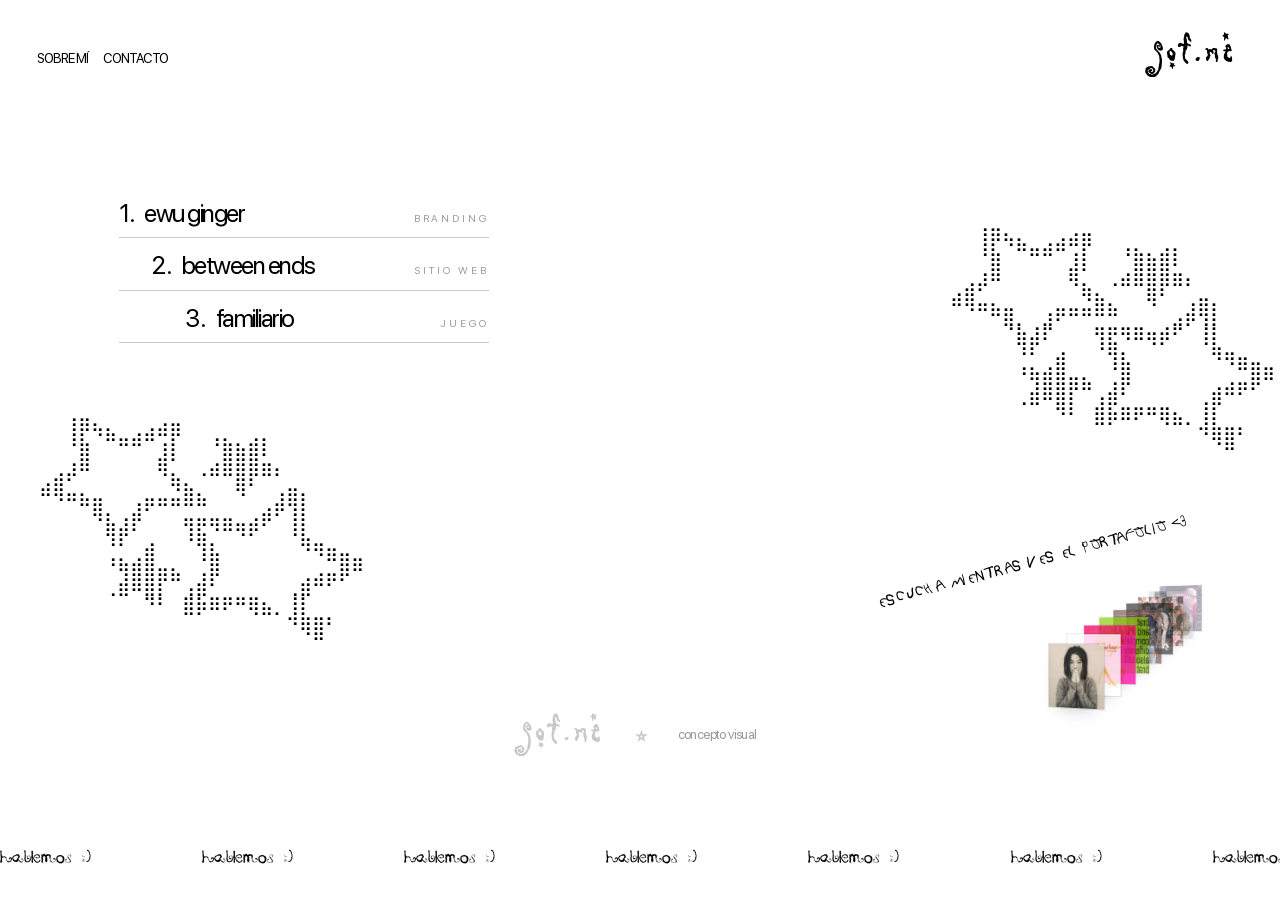
<file: index.html>
<!doctype html>
<html lang="es">
<head>
  <meta charset="utf-8">
  <meta name="viewport" content="width=device-width, initial-scale=1">
  <title>sof.me — concepto visual</title>
  <meta name="description" content="sof.me es un concepto visual lleno de procesos, siendo esta una bitácora personal de proyectos de Sofíe Matus.">
  <link rel="preload" href="fonts/BlinkMacSystemFont.ttf" as="font" type="font/ttf" crossorigin>
  <link rel="icon" href="assets/espada-cursor.png" type="image/png">
  <link rel="stylesheet" href="styles.css?v=1124f">
</head>
<body>
  <div class="sword" aria-hidden="true"><img src="assets/espada.png" alt=""></div>

  <main>
    <section class="page hero">
      <header class="topbar">
        <nav class="topbar__nav" aria-label="Principal">
          <a href="sobre-mi.html">SOBRE MÍ</a>
          <a href="mailto:sofia.matus1@mail.udp.cl">CONTACTO</a>
        </nav>
        <a class="logo" href="index.html" aria-label="sof.me, inicio">sof.me</a>
      </header>

      <!-- índice de proyectos: como un índice de libro, con puntos que unen el título con lo que es -->
      <ol class="hero__list">
        <li><a href="ewu.html" data-preview="img/hover-ewu.jpg"><span class="hero__num">1.</span><span class="hero__name">ewu ginger</span><span class="hero__dots" aria-hidden="true"></span><span class="hero__meta">branding</span></a></li>
        <li><a href="between-ends.html" data-preview="img/hover-between-ends.png"><span class="hero__num">2.</span><span class="hero__name">between ends</span><span class="hero__dots" aria-hidden="true"></span><span class="hero__meta">sitio web</span></a></li>
        <li><a href="familiario.html" data-preview="img/familiario-panel.jpg"><span class="hero__num">3.</span><span class="hero__name">familiario</span><span class="hero__dots" aria-hidden="true"></span><span class="hero__meta">juego</span></a></li>
      </ol>

      <!-- vista previa: queda fija al centro de la pantalla, todas del mismo ancho -->
      <div class="hero__view" aria-hidden="true"><img src="img/hover-ewu.jpg" alt=""><span class="hero__cap"></span></div>

      <!-- Arte braille: al pasar el mouse se transforma en el segundo dibujo -->
      <pre class="braille braille--left" aria-hidden="true"></pre>
      <pre class="braille braille--right" aria-hidden="true"></pre>

      <a class="listen" href="https://open.spotify.com/playlist/3FNJq9FZgzpYKLD7PkDErb?si=8ce7f79ee0884869" target="_blank" rel="noopener">ESCUCHA MIENTRAS VES EL PORTAFOLIO &lt;3</a>

      <!-- ===== PROPUESTA PILA 3D (playlist): para quitarla borra este bloque, el de styles.css y la sección 4c de script.js ===== -->
      <a class="pila" href="https://open.spotify.com/playlist/3FNJq9FZgzpYKLD7PkDErb?si=8ce7f79ee0884869" target="_blank" rel="noopener" aria-label="Playlist: escucha mientras ves el portafolio">
        <span class="pila__carta" title="Björk — Big Time Sensuality"><img src="img/playlist/bjork.jpg" alt="Björk — Big Time Sensuality" loading="lazy"></span>
        <span class="pila__carta" title="Cocteau Twins — Serpentskirt"><img src="img/playlist/cocteau-twins.jpg" alt="Cocteau Twins — Serpentskirt" loading="lazy"></span>
        <span class="pila__carta" title="ROSALÍA, Björk, Yves Tumor — Berghain"><img src="img/playlist/berghain-rosalia-bjork.jpg" alt="ROSALÍA, Björk, Yves Tumor — Berghain" loading="lazy"></span>
        <span class="pila__carta" title="Charli xcx, Caroline Polachek — Everything is romantic"><img src="img/playlist/charli-polachek.jpg" alt="Charli xcx, Caroline Polachek — Everything is romantic" loading="lazy"></span>
        <span class="pila__carta" title="Crystal Castles — Courtship Dating"><img src="img/playlist/crystal-castles.jpg" alt="Crystal Castles — Courtship Dating" loading="lazy"></span>
        <span class="pila__carta" title="Imogen Heap — Headlock"><img src="img/playlist/imogen-heap.jpg" alt="Imogen Heap — Headlock" loading="lazy"></span>
        <span class="pila__carta" title="Javiera Mena — Perlas"><img src="img/playlist/javiera-mena.jpg" alt="Javiera Mena — Perlas" loading="lazy"></span>
        <span class="pila__carta" title="Santigold — You'll Find A Way"><img src="img/playlist/santigold.jpg" alt="Santigold — You'll Find A Way" loading="lazy"></span>
        <span class="pila__carta" title="Alex Anwandter — Maricoteca"><img src="img/playlist/alex-anwandter.jpg" alt="Alex Anwandter — Maricoteca" loading="lazy"></span>
      </a>
      <!-- ===== fin PILA 3D ===== -->

      <p class="signature"><span class="signature__logo">sof.me</span><span class="star">⭒</span><span>concepto visual</span></p>

      <!-- "hablemos :)" sólo en la portada: abre un correo -->
      <a class="marquee marquee--link" href="mailto:sofia.matus1@mail.udp.cl" aria-label="hablemos: escríbeme un correo">
        <div class="marquee__track" data-text="hablemos :)" aria-hidden="true"></div>
      </a>
    </section>
  </main>

  <script src="script.js?v=1124f"></script>
</body>
</html>
</file>
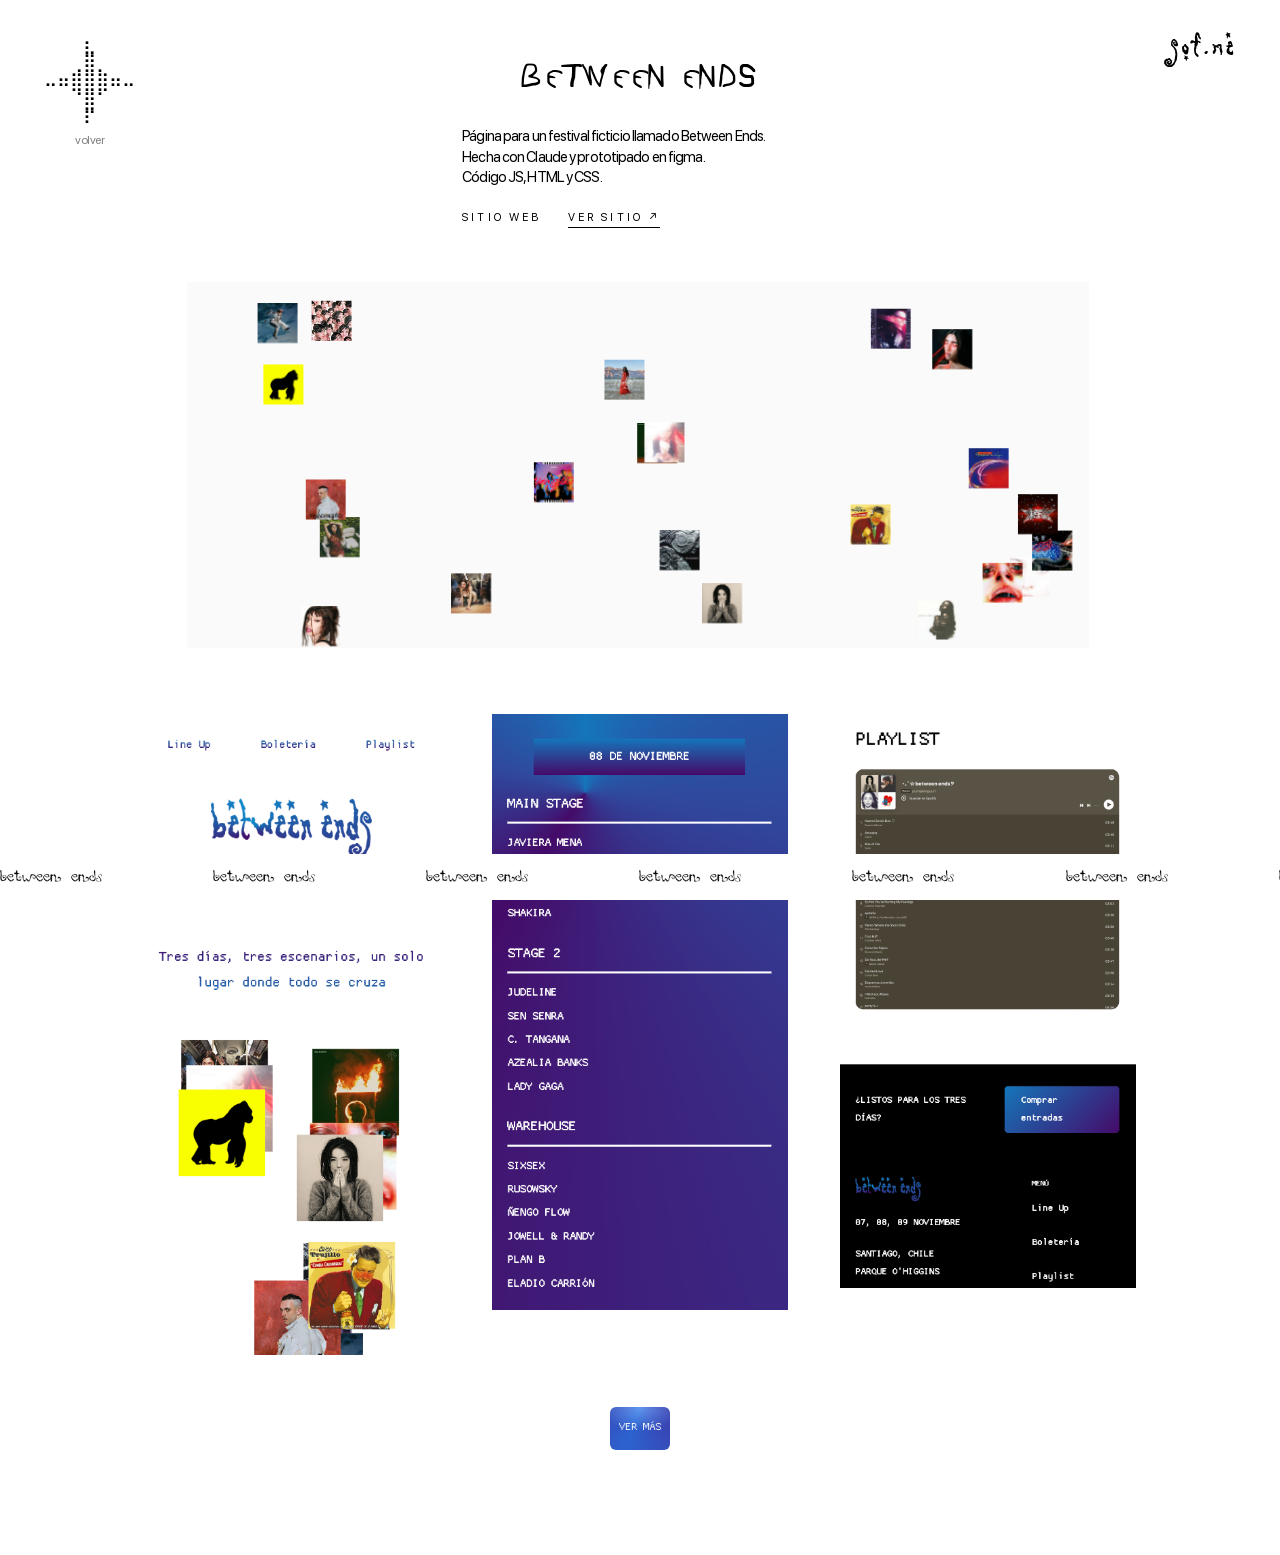
<file: between-ends.html>
<!doctype html>
<html lang="es">
<head>
  <meta charset="utf-8">
  <meta name="viewport" content="width=device-width, initial-scale=1">
  <title>between ends — sof.me</title>
  <meta name="description" content="Between Ends: página para un festival ficticio, hecha con Claude y prototipada en Figma.">
  <link rel="preload" href="fonts/BlinkMacSystemFont.ttf" as="font" type="font/ttf" crossorigin>
  <link rel="icon" href="assets/espada-cursor.png" type="image/png">
  <link rel="stylesheet" href="styles.css?v=1124f">
</head>
<body>
  <div class="sword" aria-hidden="true"><img src="assets/espada.png" alt=""></div>

  <main>
      <!-- botón volver: estrella braille que se deshace en puntitos -->
      <a class="back-star" href="index.html" aria-label="Volver atrás"><pre class="back-star__art" aria-hidden="true">⠀⠀⠀⣆⠀⠀⠀
⠀⠀⢀⣿⡀⠀⠀
⠤⠶⣿⣿⣿⠶⠤
⠀⠀⠈⣿⠁⠀⠀
⠀⠀⠀⠏⠀⠀⠀</pre><span class="back-star__label">volver</span></a>
    <section class="page project be">
      <a class="home-link" href="index.html" aria-label="sof.me, volver al inicio">sof.me</a>

      <header class="project__head">
        <h1 class="project__title">BETWEEN ENDS</h1>
        <p class="project__desc">Página para un festival ficticio llamado Between Ends.<br>Hecha con Claude y prototipado en figma.<br>Código JS, HTML y CSS.</p>
        <p class="project__ficha"><span class="project__tipo">sitio web</span><a href="https://sofi3matus.github.io/between-ends/" target="_blank" rel="noopener">ver sitio ↗</a></p>
      </header>

      <!-- portadas que rebotan (la misma animación de tu sitio between ends) -->
      <div class="be__covers" aria-label="Portadas de discos del line-up moviéndose">
        <img src="img/covers/img1.png" alt="" width="170" height="170" loading="lazy">
        <img src="img/covers/img2.png" alt="" width="170" height="170" loading="lazy">
        <img src="img/covers/img3.png" alt="" width="170" height="170" loading="lazy">
        <img src="img/covers/img4.png" alt="" width="170" height="170" loading="lazy">
        <img src="img/covers/img5.png" alt="" width="170" height="170" loading="lazy">
        <img src="img/covers/img6.png" alt="" width="170" height="170" loading="lazy">
        <img src="img/covers/img7.png" alt="" width="170" height="170" loading="lazy">
        <img src="img/covers/img8.png" alt="" width="170" height="170" loading="lazy">
        <img src="img/covers/img9.png" alt="" width="170" height="170" loading="lazy">
        <img src="img/covers/img10.png" alt="" width="170" height="170" loading="lazy">
        <img src="img/covers/img11.png" alt="" width="170" height="170" loading="lazy">
        <img src="img/covers/img12.png" alt="" width="170" height="170" loading="lazy">
        <img src="img/covers/img13.png" alt="" width="170" height="170" loading="lazy">
        <img src="img/covers/img14.png" alt="" width="170" height="170" loading="lazy">
        <img src="img/covers/img15.png" alt="" width="170" height="170" loading="lazy">
        <img src="img/covers/img16.png" alt="" width="170" height="170" loading="lazy">
        <img src="img/covers/img17.png" alt="" width="170" height="170" loading="lazy">
        <img src="img/covers/img18.png" alt="" width="170" height="170" loading="lazy">
        <img src="img/covers/img19.png" alt="" width="170" height="170" loading="lazy">
        <img src="img/covers/img20.png" alt="" width="170" height="170" loading="lazy">
        <img src="img/covers/img21.png" alt="" width="170" height="170" loading="lazy">
        <img src="img/covers/img22.png" alt="" width="170" height="170" loading="lazy">
      </div>

      <div class="be__screens">
        <figure class="be__home"><img src="img/be-home.png" alt="Home de Between Ends con collage de portadas"></figure>
        <figure class="be__lineup"><img src="img/be-lineup.png" alt="Line-up del 08 de noviembre por escenario"></figure>
        <figure class="be__playlist"><img src="img/be-playlist.png" alt="Playlist y footer del sitio Between Ends"></figure>
      </div>

      <a class="be__btn" href="https://sofi3matus.github.io/between-ends/" target="_blank" rel="noopener">VER MÁS</a>

      <div class="marquee" aria-hidden="true"><div class="marquee__track" data-text="between ends"></div></div>
    </section>
  </main>

  <script src="script.js?v=1124f"></script>
</body>
</html>
</file>
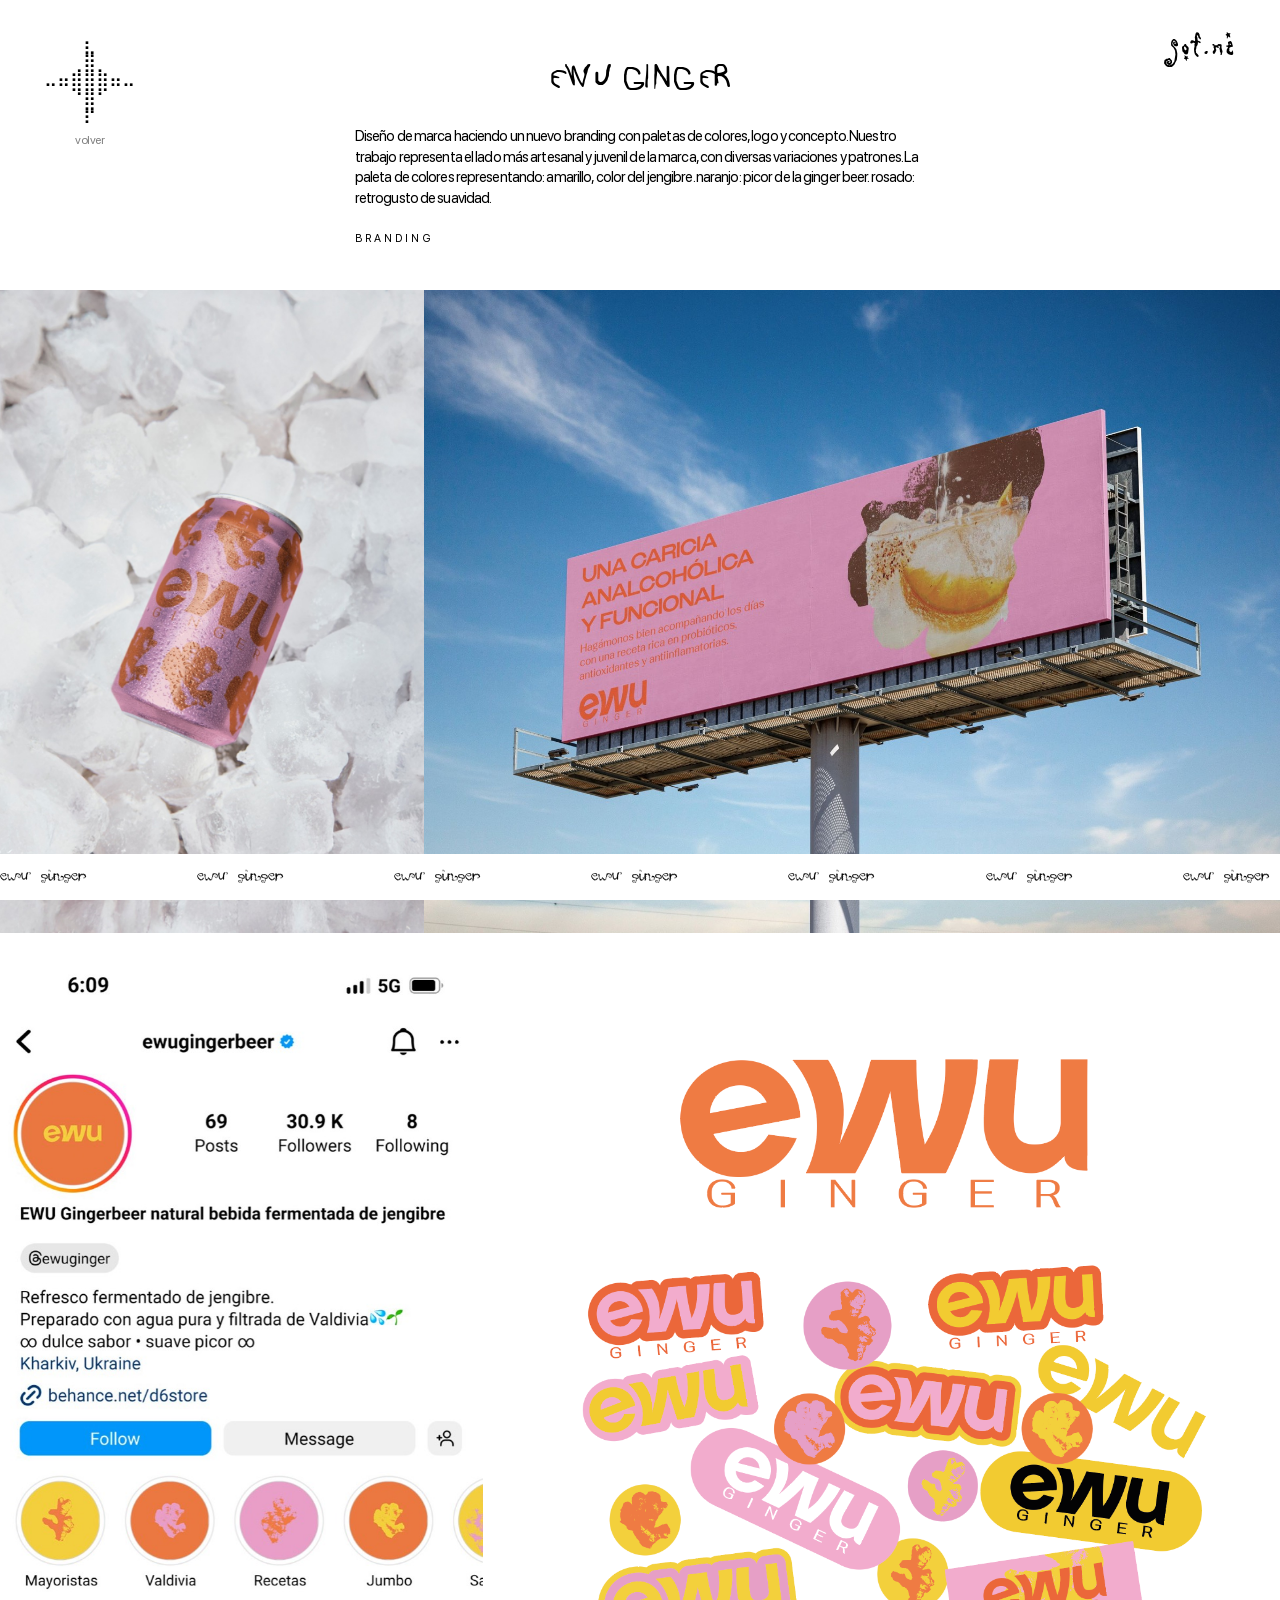
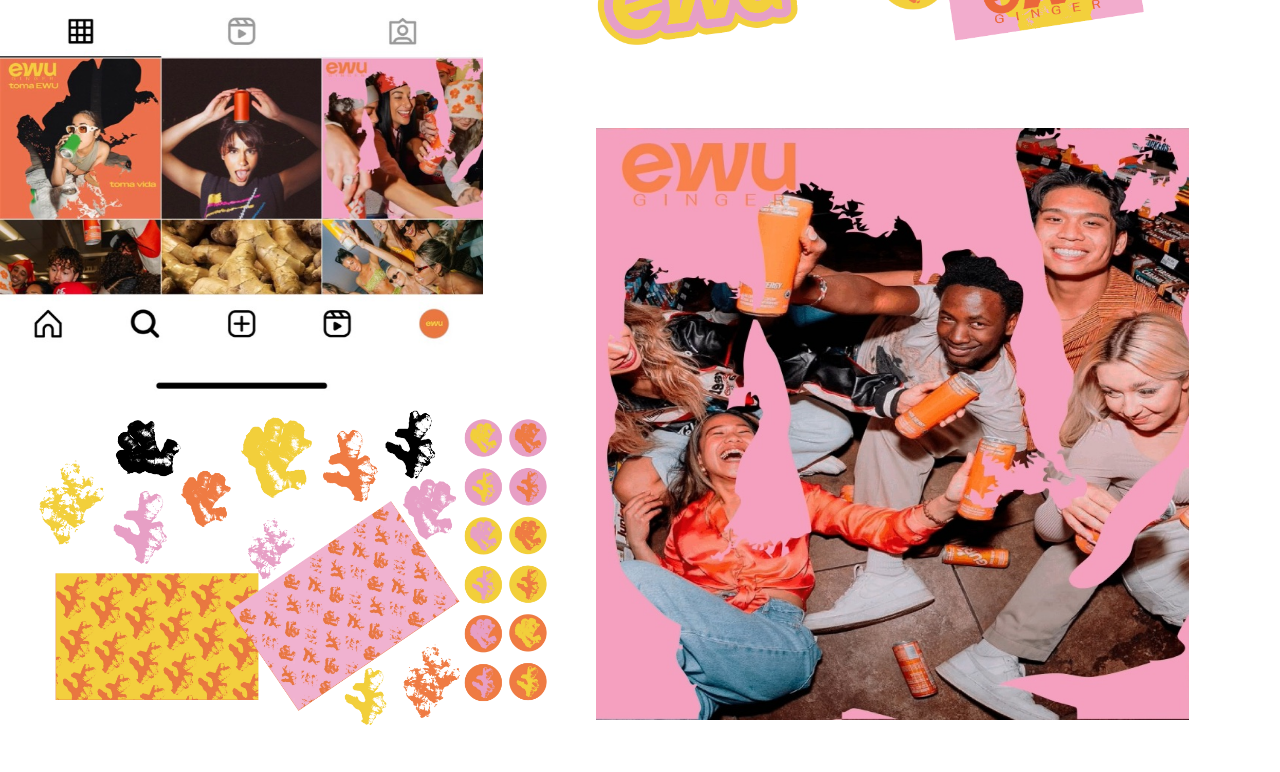
<file: ewu.html>
<!doctype html>
<html lang="es">
<head>
  <meta charset="utf-8">
  <meta name="viewport" content="width=device-width, initial-scale=1">
  <title>ewu ginger — sof.me</title>
  <meta name="description" content="EWU Ginger: branding con paletas de colores, logo y concepto.">
  <link rel="preload" href="fonts/BlinkMacSystemFont.ttf" as="font" type="font/ttf" crossorigin>
  <link rel="icon" href="assets/espada-cursor.png" type="image/png">
  <link rel="stylesheet" href="styles.css?v=1124f">
</head>
<body>
  <div class="sword" aria-hidden="true"><img src="assets/espada.png" alt=""></div>

  <main>
      <!-- botón volver: estrella braille que se deshace en puntitos -->
      <a class="back-star" href="index.html" aria-label="Volver atrás"><pre class="back-star__art" aria-hidden="true">⠀⠀⠀⣆⠀⠀⠀
⠀⠀⢀⣿⡀⠀⠀
⠤⠶⣿⣿⣿⠶⠤
⠀⠀⠈⣿⠁⠀⠀
⠀⠀⠀⠏⠀⠀⠀</pre><span class="back-star__label">volver</span></a>
    <section class="page project ewu">
      <a class="home-link" href="index.html" aria-label="sof.me, volver al inicio">sof.me</a>

      <header class="project__head">
        <h1 class="project__title">EWU GINGER</h1>
        <p class="project__desc">Diseño de marca haciendo un nuevo branding con paletas de colores, logo y concepto. Nuestro trabajo representa el lado más artesanal y juvenil de la marca, con diversas variaciones y patrones. La paleta de colores representando: amarillo, color del jengibre. naranjo: picor de la ginger beer. rosado: retrogusto de suavidad.</p>
        <p class="project__ficha"><span class="project__tipo">branding</span></p>
      </header>

      <div class="ewu__row">
        <figure class="ewu__lata"><img src="img/ewu-lata.jpg" alt="Lata de EWU Ginger sobre hielo"></figure>
        <figure class="ewu__billboard"><img src="img/ewu-billboard.jpg" alt="Billboard rosado de EWU: una caricia analcohólica y funcional"></figure>
      </div>

      <div class="ewu__grid">
        <div class="ewu__col">
          <figure class="ewu__ig"><img src="img/ewu-mockup-ig.jpg" alt="Mockup del perfil de Instagram de EWU"></figure>
          <figure class="ewu__patrones"><img src="img/ewu-patrones.webp" alt="Jengibres, patrones y stickers circulares de EWU"></figure>
        </div>
        <div class="ewu__col ewu__col--right">
          <figure class="ewu__elementos"><img src="img/ewu-elementos.png" alt="Logo EWU Ginger y stickers"></figure>
          <figure class="ewu__publicacion"><img src="img/ewu-publicacion.webp" alt="Publicación toma EWU, toma vida"><img class="pub-alt" src="img/ewu-publicacion-2.jpg" alt="Publicación EWU Ginger: amigos brindando con latas de ewu"></figure>
        </div>
      </div>

      <div class="marquee" aria-hidden="true"><div class="marquee__track" data-text="ewu ginger"></div></div>
    </section>
  </main>

  <script src="script.js?v=1124f"></script>
</body>
</html>
</file>
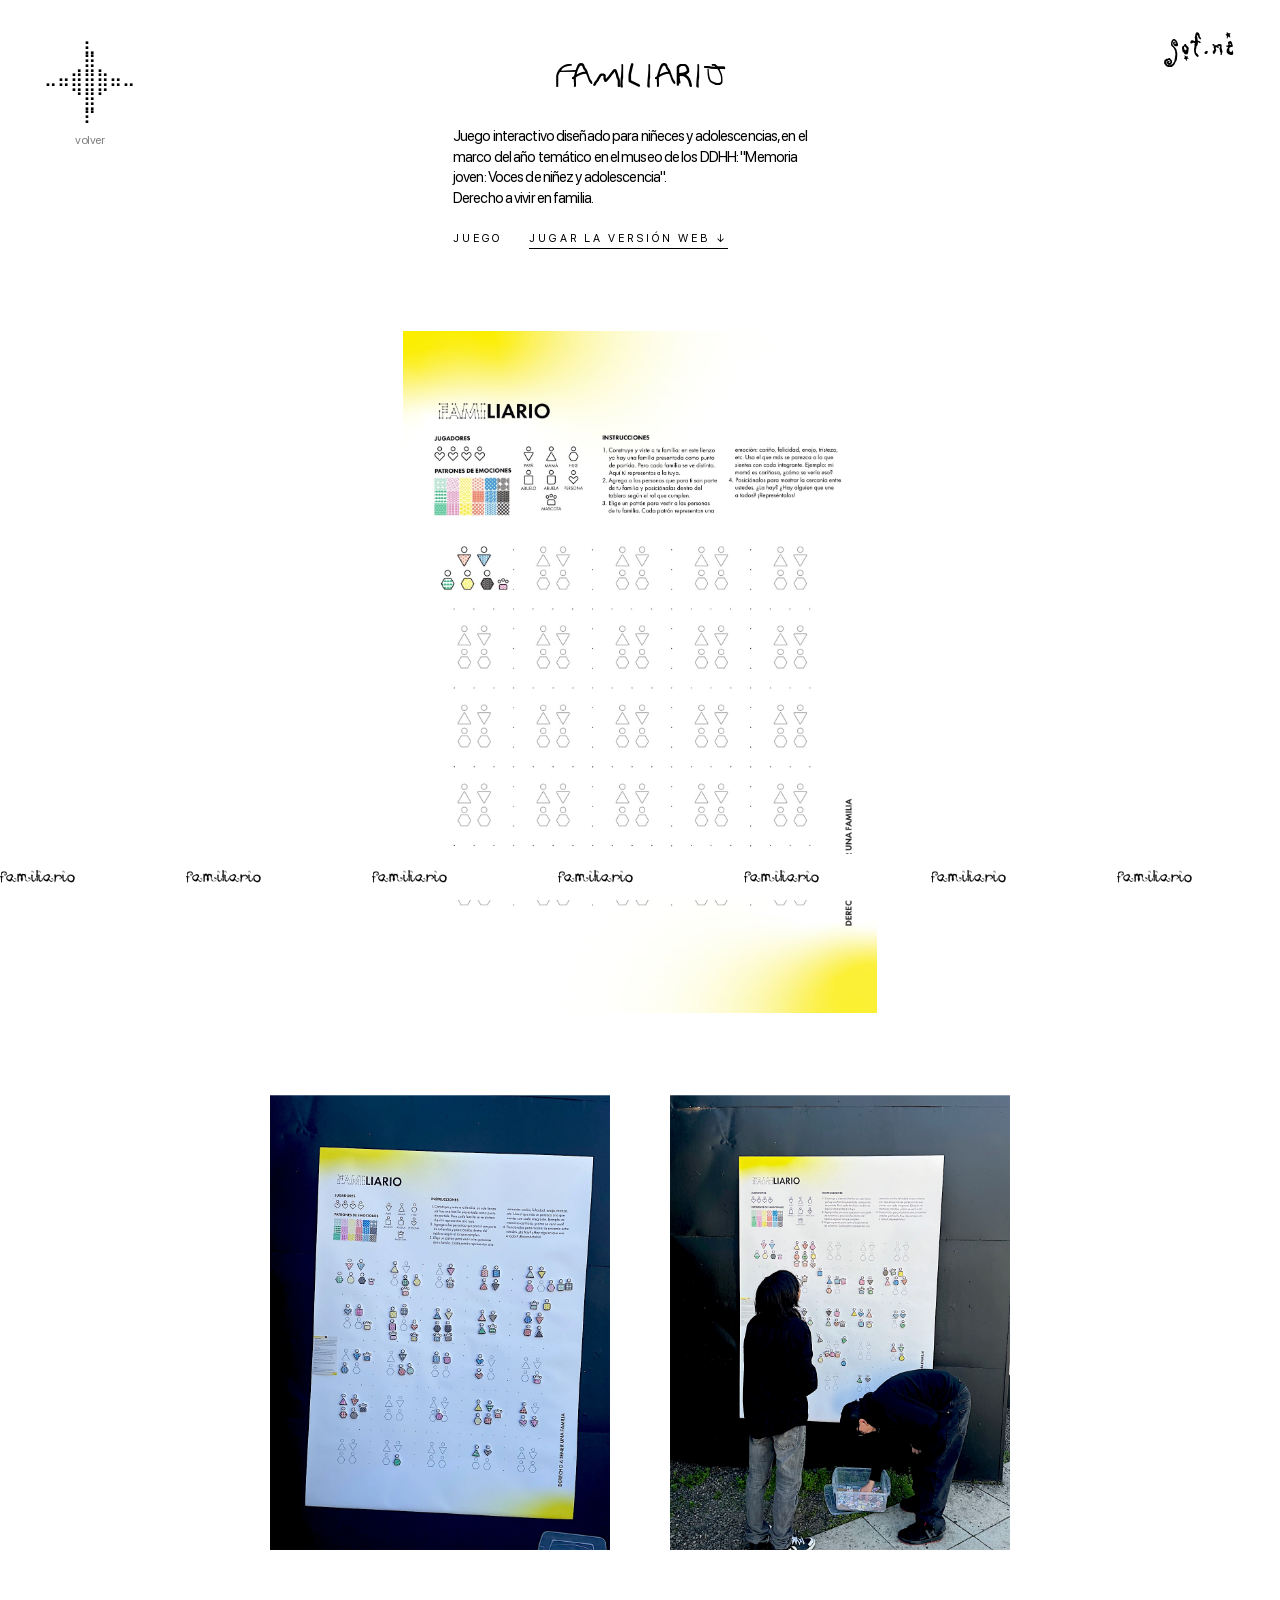
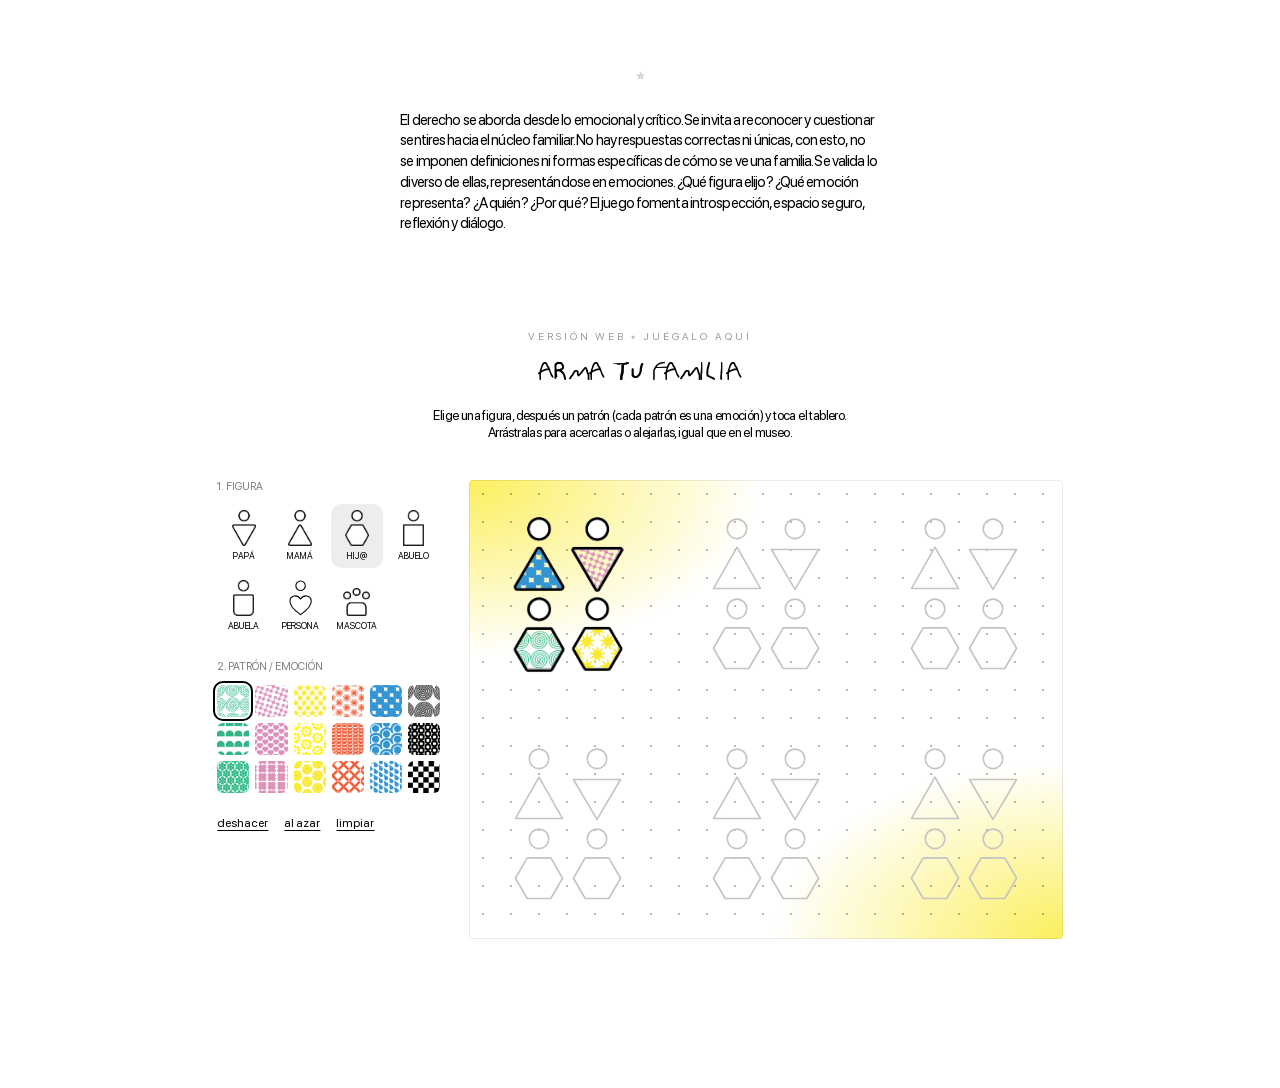
<file: familiario.html>
<!doctype html>
<html lang="es">
<head>
  <meta charset="utf-8">
  <meta name="viewport" content="width=device-width, initial-scale=1">
  <title>familiario — sof.me</title>
  <meta name="description" content="Familiario: juego interactivo para niñeces y adolescencias en el museo de los DDHH.">
  <link rel="preload" href="fonts/BlinkMacSystemFont.ttf" as="font" type="font/ttf" crossorigin>
  <link rel="icon" href="assets/espada-cursor.png" type="image/png">
  <link rel="stylesheet" href="styles.css?v=1124f">
</head>
<body>
  <div class="sword" aria-hidden="true"><img src="assets/espada.png" alt=""></div>

  <main>
      <!-- botón volver: estrella braille que se deshace en puntitos -->
      <a class="back-star" href="index.html" aria-label="Volver atrás"><pre class="back-star__art" aria-hidden="true">⠀⠀⠀⣆⠀⠀⠀
⠀⠀⢀⣿⡀⠀⠀
⠤⠶⣿⣿⣿⠶⠤
⠀⠀⠈⣿⠁⠀⠀
⠀⠀⠀⠏⠀⠀⠀</pre><span class="back-star__label">volver</span></a>
    <section class="page project fam">
      <a class="home-link" href="index.html" aria-label="sof.me, volver al inicio">sof.me</a>

      <header class="project__head">
        <h1 class="project__title">FAMILIARIO</h1>
        <p class="project__desc">Juego interactivo diseñado para niñeces y adolescencias, en el marco del año temático en el museo de los DDHH: "Memoria joven: Voces de niñez y adolescencia".<br>Derecho a vivir en familia.</p>
        <p class="project__ficha"><span class="project__tipo">juego</span><a href="#juego">jugar la versión web ↓</a></p>
      </header>

      <figure class="fam__panel"><img src="img/familiario-panel.jpg" alt="Tablero del juego Familiario"></figure>

      <div class="fam__fotos">
        <figure><img src="img/familiario-tablero-foto.jpg" alt="Tablero de Familiario en exhibición, con las figuras que fueron dejando quienes jugaron" loading="lazy"></figure>
        <figure><img src="img/familiario-jugando.jpg" alt="Dos personas jugando Familiario frente al tablero, una saca figuras de la caja" loading="lazy"></figure>
      </div>


      <!-- lo que el juego quiere decir, antes de jugarlo -->
      <section class="fam__manifiesto">
        <p class="fam__estrella" aria-hidden="true">⭒</p>
        <p class="fam__texto">El derecho se aborda desde lo emocional y crítico. Se invita a reconocer y cuestionar sentires hacia el núcleo familiar. No hay respuestas correctas ni únicas, con esto, no se imponen definiciones ni formas específicas de cómo se ve una familia. Se valida lo diverso de ellas, representándose en emociones. ¿Qué figura elijo? ¿Qué emoción representa? ¿A quién? ¿Por qué? El juego fomenta introspección, espacio seguro, reflexión y diálogo.</p>
      </section>

      <!-- ============ JUEGO: arma tu familia ============ -->
      <section class="fam-juego" id="juego" aria-labelledby="fam-juego-titulo">
        <!-- los 18 patrones (cada uno es una emoción), para "vestir" a las figuras -->
        <svg class="fam-juego__defs" width="0" height="0" aria-hidden="true" focusable="false">
          <defs>
          <pattern id="pat-1" patternUnits="userSpaceOnUse" width="56.0" height="60.2"><rect width="56.0" height="60.2" fill="#fff"/><image href="img/patrones/t1.png" width="56.0" height="60.2" preserveAspectRatio="none"/></pattern>
          <pattern id="pat-2" patternUnits="userSpaceOnUse" width="71.4" height="84.0"><rect width="71.4" height="84.0" fill="#fff"/><image href="img/patrones/t2.png" width="71.4" height="84.0" preserveAspectRatio="none"/></pattern>
          <pattern id="pat-3" patternUnits="userSpaceOnUse" width="100.8" height="56.0"><rect width="100.8" height="56.0" fill="#fff"/><image href="img/patrones/t3.png" width="100.8" height="56.0" preserveAspectRatio="none"/></pattern>
          <pattern id="pat-4" patternUnits="userSpaceOnUse" width="61.6" height="61.6"><rect width="61.6" height="61.6" fill="#fff"/><image href="img/patrones/t4.png" width="61.6" height="61.6" preserveAspectRatio="none"/></pattern>
          <pattern id="pat-5" patternUnits="userSpaceOnUse" width="84.0" height="84.0"><rect width="84.0" height="84.0" fill="#fff"/><image href="img/patrones/t5.png" width="84.0" height="84.0" preserveAspectRatio="none"/></pattern>
          <pattern id="pat-6" patternUnits="userSpaceOnUse" width="74.2" height="100.8"><rect width="74.2" height="100.8" fill="#fff"/><image href="img/patrones/t6.png" width="74.2" height="100.8" preserveAspectRatio="none"/></pattern>
          <pattern id="pat-7" patternUnits="userSpaceOnUse" width="99.4" height="81.2"><rect width="99.4" height="81.2" fill="#fff"/><image href="img/patrones/t7.png" width="99.4" height="81.2" preserveAspectRatio="none"/></pattern>
          <pattern id="pat-8" patternUnits="userSpaceOnUse" width="91.0" height="105.0"><rect width="91.0" height="105.0" fill="#fff"/><image href="img/patrones/t8.png" width="91.0" height="105.0" preserveAspectRatio="none"/></pattern>
          <pattern id="pat-9" patternUnits="userSpaceOnUse" width="84.0" height="99.4"><rect width="84.0" height="99.4" fill="#fff"/><image href="img/patrones/t9.png" width="84.0" height="99.4" preserveAspectRatio="none"/></pattern>
          <pattern id="pat-10" patternUnits="userSpaceOnUse" width="60.2" height="78.4"><rect width="60.2" height="78.4" fill="#fff"/><image href="img/patrones/t10.png" width="60.2" height="78.4" preserveAspectRatio="none"/></pattern>
          <pattern id="pat-11" patternUnits="userSpaceOnUse" width="89.6" height="81.2"><rect width="89.6" height="81.2" fill="#fff"/><image href="img/patrones/t11.png" width="89.6" height="81.2" preserveAspectRatio="none"/></pattern>
          <pattern id="pat-12" patternUnits="userSpaceOnUse" width="44.8" height="89.6"><rect width="44.8" height="89.6" fill="#fff"/><image href="img/patrones/t12.png" width="44.8" height="89.6" preserveAspectRatio="none"/></pattern>
          <pattern id="pat-13" patternUnits="userSpaceOnUse" width="93.8" height="93.8"><rect width="93.8" height="93.8" fill="#fff"/><image href="img/patrones/t13.png" width="93.8" height="93.8" preserveAspectRatio="none"/></pattern>
          <pattern id="pat-14" patternUnits="userSpaceOnUse" width="88.2" height="43.4"><rect width="88.2" height="43.4" fill="#fff"/><image href="img/patrones/t14.png" width="88.2" height="43.4" preserveAspectRatio="none"/></pattern>
          <pattern id="pat-15" patternUnits="userSpaceOnUse" width="42.0" height="102.2"><rect width="42.0" height="102.2" fill="#fff"/><image href="img/patrones/t15.png" width="42.0" height="102.2" preserveAspectRatio="none"/></pattern>
          <pattern id="pat-16" patternUnits="userSpaceOnUse" width="58" height="58"><rect width="58" height="58" fill="#fff"/><path d="M29.0 29.0 L29.1 29.0 L29.2 29.0 L29.3 29.1 L29.4 29.2 L29.4 29.2 L29.5 29.3 L29.5 29.5 L29.6 29.6 L29.6 29.7 L29.5 29.9 L29.5 30.0 L29.4 30.1 L29.3 30.3 L29.2 30.4 L29.1 30.5 L28.9 30.6 L28.7 30.7 L28.5 30.8 L28.3 30.8 L28.1 30.8 L27.9 30.8 L27.6 30.8 L27.4 30.7 L27.1 30.6 L26.9 30.4 L26.7 30.3 L26.5 30.1 L26.3 29.8 L26.1 29.6 L26.0 29.3 L25.8 29.0 L25.8 28.7 L25.7 28.3 L25.7 27.9 L25.7 27.6 L25.8 27.2 L25.9 26.8 L26.1 26.5 L26.3 26.1 L26.5 25.8 L26.8 25.4 L27.1 25.1 L27.5 24.9 L27.9 24.7 L28.3 24.5 L28.8 24.3 L29.3 24.2 L29.8 24.2 L30.3 24.2 L30.8 24.2 L31.3 24.4 L31.8 24.5 L32.3 24.8 L32.8 25.0 L33.3 25.4 L33.7 25.8 L34.1 26.2 L34.5 26.7 L34.8 27.3 L35.0 27.8 L35.2 28.4 L35.3 29.1 L35.4 29.7 L35.4 30.4 L35.3 31.0 L35.2 31.7 L34.9 32.4 L34.6 33.0 L34.3 33.6 L33.9 34.2 L33.4 34.8 L32.8 35.3 L32.2 35.7 L31.5 36.1 L30.8 36.4 L30.1 36.7 L29.3 36.8 L28.5 36.9 L27.7 36.9 L26.9 36.9 L26.0 36.7 L25.2 36.5 L24.4 36.1 L23.7 35.7 L22.9 35.2 L22.3 34.6 L21.7 34.0 L21.1 33.2 L20.6 32.5 L20.2 31.6 L19.9 30.7 L19.7 29.8 L19.5 28.9 L19.5 27.9 L19.5 26.9 L19.7 25.9 L20.0 25.0 L20.3 24.0 L20.8 23.1 L21.4 22.2 L22.0 21.4 L22.8 20.7 L23.6 20.0 L24.5 19.4 L25.4 18.9 L26.5 18.5 L27.5 18.2 L28.6 18.0 L29.8 17.9 L30.9 17.9 L32.0 18.1 L33.2 18.4 L34.3 18.8 L35.3 19.3 L36.3 19.9 L37.3 20.6 L38.2 21.4 L39.0 22.3 L39.7 23.3 L40.3 24.4 L40.8 25.5 L41.2 26.7 L41.5 28.0 L41.6 29.2 L41.6 30.5 L41.5 31.8 L41.3 33.1 L40.9 34.4 L40.4 35.6 L39.7 36.8 L39.0 37.9 L38.1 38.9 L37.1 39.9 L36.0 40.7 L34.8 41.5 L33.5 42.1 L32.2 42.6 L30.8 42.9 L29.4 43.2 L28.0 43.2 L26.5 43.2 L25.1 42.9 L23.6 42.6 L22.2 42.0 L20.9 41.4 L19.6 40.6 L18.4 39.6 L17.3 38.6 L16.3 37.4 L15.5 36.1 L14.7 34.7 L14.1 33.3 L13.7 31.8 L13.4 30.2 L13.2 28.6 L13.2 27.0 L13.4 25.4 L13.8 23.8 L14.3 22.2 L14.9 20.7 L15.8 19.3 L16.7 17.9 L17.9 16.7 L19.1 15.5 L20.5 14.5 L21.9 13.6 L23.5 12.9 L25.1 12.3 L26.8 11.9 L28.6 11.7 L30.3 11.6 L32.1 11.7 L33.9 12.1 L35.6 12.5 L37.3 13.2 L38.9 14.0 L40.4 15.0 L41.9 16.2 L43.2 17.5 L44.3 18.9 L45.4 20.5 L46.2 22.2 L46.9 23.9 L47.5 25.8 L47.8 27.6 L47.9 29.5 L47.9 31.5 L47.6 33.4 L47.2 35.3 L46.6 37.2 L45.7 39.0 L44.7 40.7 L43.5 42.3 L42.2 43.7 L40.7 45.1 L39.0 46.3 L37.3 47.3 L35.4 48.1 L33.5 48.8 L31.5 49.2 L29.4 49.5 L27.3 49.5 L25.2 49.3 L23.2 49.0 L21.1 48.4 L19.2 47.5 L17.3 46.5 L15.5 45.3 L13.8 44.0 L12.3 42.4 L11.0 40.7 L9.8 38.9 L8.8 36.9 L8.0 34.8 L7.4 32.7 L7.0 30.5 L6.9 28.3 L7.0 26.0 L7.3 23.8 L7.8 21.6 L8.6 19.4 L9.6 17.3 L10.8 15.4 L12.2 13.5 L13.8 11.8 L15.6 10.3 L17.5 8.9 L19.5 7.8 L21.7 6.8 L23.9 6.1 L26.3 5.6 L28.7 5.4 L31.1 5.3 L33.5 5.6 L35.8 6.0 L38.2 6.8 L40.4 7.7 L42.6 8.9 L44.6 10.3 L46.5 11.9 L48.2 13.7 L49.8 15.7 L51.1 17.8 L52.2 20.1 L53.1 22.4 L53.7 24.9 L54.1 27.4 L54.3 30.0 L54.1 32.5 L53.7 35.1 L53.1 37.6 L52.2 40.0 L51.0 42.4 L49.6 44.6 L48.0 46.7 L46.2 48.6 L44.2 50.3 L42.0 51.9 L39.7 53.2 L37.2 54.2" fill="none" stroke="#000" stroke-width="3.4" stroke-linecap="round"/></pattern>
          <pattern id="pat-17" patternUnits="userSpaceOnUse" width="106.4" height="106.4"><rect width="106.4" height="106.4" fill="#fff"/><image href="img/patrones/t17.png" width="106.4" height="106.4" preserveAspectRatio="none"/></pattern>
          <pattern id="pat-18" patternUnits="userSpaceOnUse" width="106.4" height="106.4"><rect width="106.4" height="106.4" fill="#fff"/><image href="img/patrones/t18.png" width="106.4" height="106.4" preserveAspectRatio="none"/></pattern>
          </defs>
        </svg>

        <p class="fam-juego__kicker">versión web ⭒ juégalo aquí</p>
        <h2 class="fam-juego__titulo" id="fam-juego-titulo">ARMA TU FAMILIA</h2>
        <p class="fam-juego__intro">Elige una figura, después un patrón (cada patrón es una emoción) y toca el tablero. Arrástralas para acercarlas o alejarlas, igual que en el museo.</p>

        <div class="fam-juego__area">
          <div class="fam-juego__panel">
            <p class="fam-juego__paso">1. figura</p>
            <div class="fam-juego__figuras" role="radiogroup" aria-label="Figura"></div>

            <p class="fam-juego__paso">2. patrón / emoción</p>
            <div class="fam-juego__patrones" role="radiogroup" aria-label="Patrón"></div>

            <div class="fam-juego__acciones">
              <button type="button" data-accion="deshacer">deshacer</button>
              <button type="button" data-accion="azar">al azar</button>
              <button type="button" data-accion="limpiar">limpiar</button>
            </div>
          </div>

          <div class="fam-juego__tablero" tabindex="0" aria-label="Tablero: toca para poner la figura elegida. Doble click en una figura para sacarla."></div>
        </div>
      </section>


      <div class="marquee" aria-hidden="true"><div class="marquee__track" data-text="familiario"></div></div>
    </section>
  </main>

  <script src="script.js?v=1124f"></script>
</body>
</html>
</file>
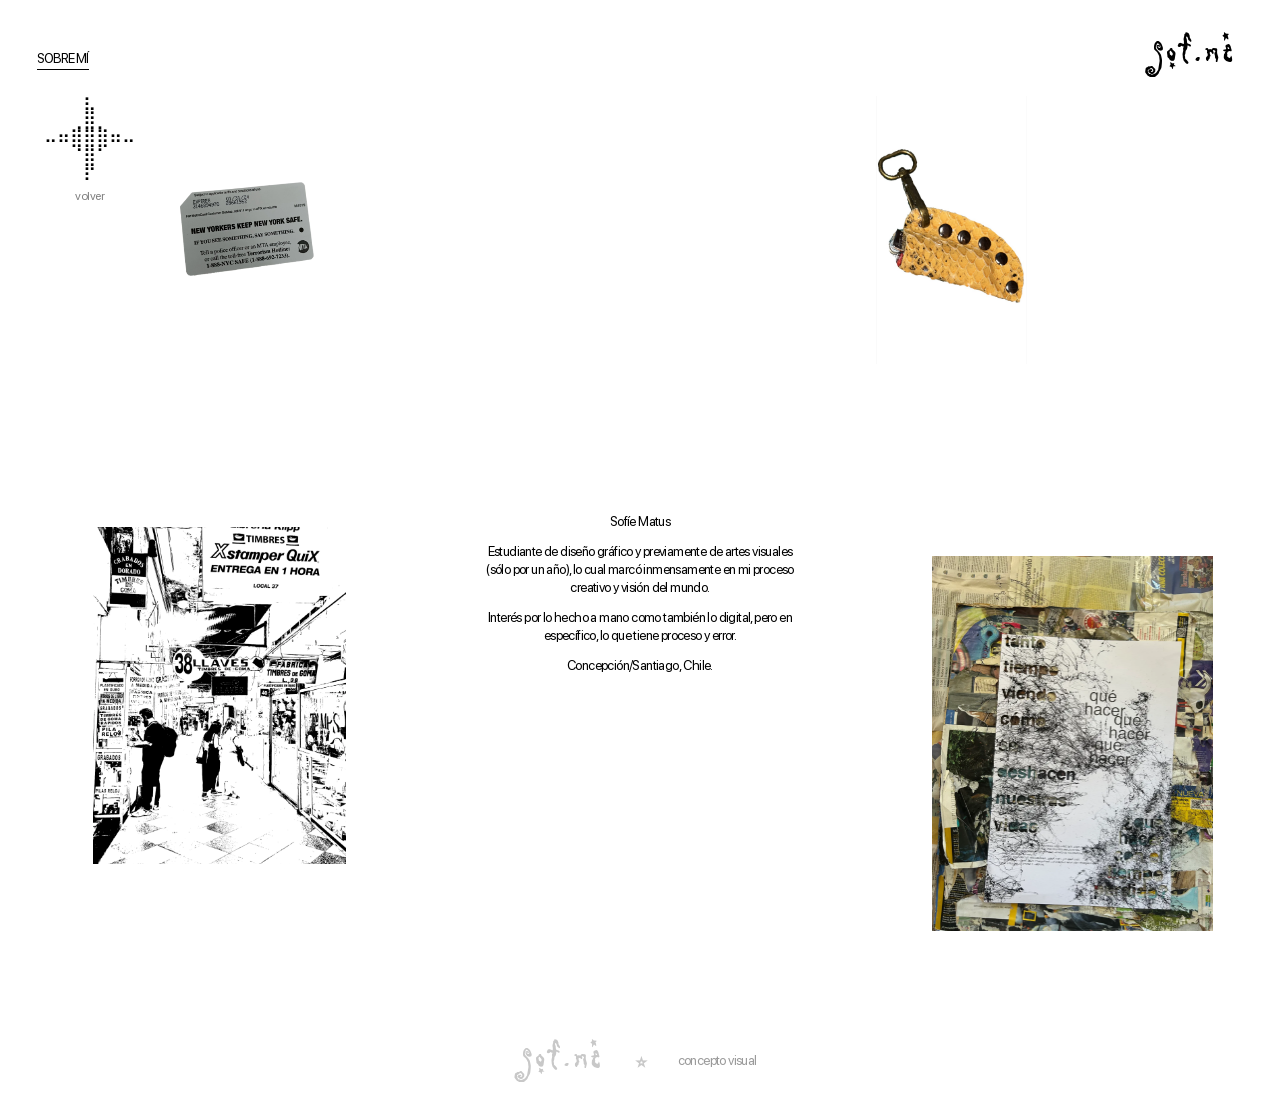
<file: sobre-mi.html>
<!doctype html>
<html lang="es">
<head>
  <meta charset="utf-8">
  <meta name="viewport" content="width=device-width, initial-scale=1">
  <title>sobre mí — sof.me</title>
  <meta name="description" content="Sofíe Matus, estudiante de diseño gráfico. Concepción/Santiago, Chile.">
  <link rel="preload" href="fonts/BlinkMacSystemFont.ttf" as="font" type="font/ttf" crossorigin>
  <link rel="icon" href="assets/espada-cursor.png" type="image/png">
  <link rel="stylesheet" href="styles.css?v=1124f">
</head>
<body>
  <div class="sword" aria-hidden="true"><img src="assets/espada.png" alt=""></div>

  <main>
      <!-- botón volver: estrella braille que se deshace en puntitos -->
      <a class="back-star back-star--below-nav" href="index.html" aria-label="Volver atrás"><pre class="back-star__art" aria-hidden="true">⠀⠀⠀⣆⠀⠀⠀
⠀⠀⢀⣿⡀⠀⠀
⠤⠶⣿⣿⣿⠶⠤
⠀⠀⠈⣿⠁⠀⠀
⠀⠀⠀⠏⠀⠀⠀</pre><span class="back-star__label">volver</span></a>
    <section class="page about">
      <header class="topbar">
        <nav class="topbar__nav"><a href="sobre-mi.html" aria-current="page">SOBRE MÍ</a></nav>
        <a class="logo" href="index.html" aria-label="sof.me, volver al inicio">sof.me</a>
      </header>

      <figure class="about__img about__img--card float"><img src="img/sobremi-tarjeta.webp" alt="MetroCard de Nueva York"><figcaption>Recuerdo del mejor viaje que tuve.</figcaption></figure>
      <figure class="about__img about__img--keys float float--slow"><img src="img/sobremi-llavero.jpg" alt="Porta encendedor de cuero amarillo con remaches"><figcaption>Marroquinería, my passion.<br>Portaencendedor.</figcaption></figure>
      <figure class="about__img about__img--street"><img src="img/sobremi-calle.webp" alt="Fotografía en blanco y negro de una galería comercial"><figcaption>Galería Alessandri, lugar donde crecí en Concepción.</figcaption></figure>

      <div class="about__text">
        <p>Sofíe Matus</p>
        <p>Estudiante de diseño gráfico y previamente de artes visuales (sólo por un año), lo cual marcó inmensamente en mi proceso creativo y visión del mundo.</p>
        <p>Interés por lo hecho a mano como también lo digital, pero en específico, lo que tiene proceso y error.</p>
        <p>Concepción/Santiago, Chile.</p>
      </div>

      <figure class="about__img about__img--collage"><img src="img/sobremi-collage.webp" alt="Afiche intervenido sobre collage de diarios: tanto tiempo viendo cómo se deshacen nuestras vidas"><figcaption>Intervención pública. Concepto: crisis existencial.</figcaption></figure>

      <p class="signature"><span class="signature__logo">sof.me</span><span class="star">⭒</span><span>concepto visual</span></p>
    </section>
  </main>

  <script src="script.js?v=1124f"></script>
</body>
</html>
</file>
<file: styles.css>
/* =========================================================
   sof.me — concepto visual
   Desktop = frames de Figma de 1728px de ancho.
   Todas las medidas de desktop usan --u (1 px de Figma),
   así el diseño escala igual en cualquier pantalla grande.
   Tablet (≤1024px) y celular (≤640px) al final.
   ========================================================= */

/* ---------- tipografías (carpeta /fonts) ---------- */
@font-face { font-family: "Blink";       src: url("fonts/BlinkMacSystemFont.ttf") format("truetype"); font-display: swap; }
@font-face { font-family: "JRUG Punk";   src: url("fonts/JRUG%20PUNK.ttf") format("truetype");        font-display: swap; }
@font-face { font-family: "Poti";        src: url("fonts/poti.ttf") format("truetype");               font-display: swap; }
@font-face { font-family: "Mieszkanie";  src: url("fonts/mieszkanie9.otf") format("opentype");        font-display: swap; }
@font-face { font-family: "Proggy";      src: url("fonts/ProggyClean.ttf") format("truetype");        font-display: swap; }

:root {
  --bg: #ffffff;
  --ink: #000000;
  --grey: #c8c8c8;
  --grey-text: #9a9a9a;

  --sans: "Blink", -apple-system, BlinkMacSystemFont, "Helvetica Neue", Arial, sans-serif;
  --punk: "JRUG Punk", "Blink", sans-serif;     /* títulos de proyecto + "escucha mientras…" */
  --poti: "Poti", cursive;                      /* logo sof.me + "hablemos :)" */
  --mies: "Mieszkanie", cursive;                /* franjas animadas de cada proyecto */

  /* 1 px de Figma */
  --u: calc(min(100vw, 1728px) / 1728);
}

*, *::before, *::after { box-sizing: border-box; }

html { scroll-behavior: smooth; overflow-x: clip; }

body {
  margin: 0;
  background: var(--bg);
  color: var(--ink);
  font-family: var(--sans);
  font-size: max(13px, calc(18 * var(--u)));
  line-height: 1.35;
  letter-spacing: -0.045em;
  -webkit-font-smoothing: antialiased;
}

a { color: inherit; text-decoration: none; }
img, video { display: block; width: 100%; height: auto; }
figure { margin: 0; position: relative; }
p { margin: 0; }
p, figcaption, .project__desc { text-wrap: pretty; }   /* evita una palabra sola en la última línea */
figcaption { text-wrap: balance; }   /* textos cortos: líneas parejas, nunca una palabra sola */

.page {
  position: relative;
  max-width: 1728px;
  margin: 0 auto;
  overflow-x: clip;               /* "clip" no rompe el position: sticky de las franjas */
}

/* =========================================================
   CURSOR ESPADA
   ========================================================= */
@media (hover: hover) and (pointer: fine) {
  html, a, button { cursor: url("assets/espada-cursor.png") 4 4, auto; }
  html.has-sword, html.has-sword * { cursor: none !important; }
}
.sword {
  position: fixed; top: 0; left: 0;
  width: 0; height: 0;
  pointer-events: none;
  z-index: 9999;
  opacity: 0;
  transition: opacity .2s;
  will-change: transform;
}
html.has-sword .sword { opacity: 1; }
/* la hoja: imagen + un brillo metálico que la recorre (enmascarado con la misma espada) */
.sword__blade {
  position: absolute;
  width: 32px;
  left: -16px; bottom: 0;
  transform-origin: 50% 100%;     /* la punta está abajo al centro de la imagen */
  transform: rotate(135deg);
}
.sword__blade img {
  display: block;
  width: 100%; max-width: none;
  filter: drop-shadow(1px 2px 0 rgba(0, 0, 0, .14));
}
.sword__shine {
  position: absolute;
  inset: 0;
  width: 100%;
  filter: brightness(3.2) saturate(0);   /* la misma espada, casi blanca */
  clip-path: inset(100% 0 -15% 0);        /* sólo se ve una franja que recorre la hoja */
  opacity: 0;
  pointer-events: none;
}
/* sobre un link: la espada se agranda un poco y un destello recorre la hoja (punta → empuñadura) */
.sword.is-hover .sword__shine { opacity: .9; animation: sword-shine 1.4s cubic-bezier(.5, 0, .3, 1) infinite; }
@keyframes sword-shine {
  0%   { clip-path: inset(100% 0 -15% 0); }
  55%  { clip-path: inset(-15% 0 100% 0); }
  100% { clip-path: inset(-15% 0 100% 0); }
}

/* estela de puntitos braille que deja la espada */
.sword-trail {
  position: fixed;
  pointer-events: none;
  z-index: 9998;
  font-family: var(--sans);
  font-size: 11px;
  line-height: 1;
  color: var(--ink);
  animation: sword-trail .7s ease-out forwards;
}
@keyframes sword-trail {
  0%   { opacity: .55; transform: translate(-50%, -50%); }
  100% { opacity: 0;   transform: translate(-50%, calc(-50% + 10px)); }
}

.sparkle {
  position: fixed;
  pointer-events: none;
  z-index: 9998;
  line-height: 1;
  font-family: var(--sans);
  color: var(--ink);
  animation: sparkle .8s ease-out forwards;
}
@keyframes sparkle {
  0%   { opacity: 1; transform: translate(-50%, -50%) scale(1) rotate(0); }
  100% { opacity: 0; transform: translate(calc(-50% + var(--dx)), calc(-50% + var(--dy))) scale(.2) rotate(var(--rot)); }
}

/* =========================================================
   PIEZAS COMPARTIDAS
   ========================================================= */
.topbar {
  position: absolute;
  inset: 0 0 auto 0;
  z-index: 5;
  display: flex;
  justify-content: space-between;
  align-items: flex-start;
  padding: calc(40 * var(--u)) calc(58 * var(--u)) 0 calc(50 * var(--u));
}
.topbar__nav {
  display: flex;
  gap: calc(20 * var(--u));
  padding-top: calc(28 * var(--u));
  font-size: max(12px, calc(18 * var(--u)));
  letter-spacing: -0.06em;
}
.topbar__nav a { position: relative; }
.topbar__nav a::after {
  content: "";
  position: absolute; left: 0; right: 100%; bottom: -2px;
  height: 1px; background: currentColor;
  transition: right .3s ease;
}
.topbar__nav a { transition: color .2s; }
.topbar__nav a:hover { color: rgba(0, 0, 0, .5); }   /* #000000 50% del UI kit */
.topbar__nav a:hover::after { right: 0; }

.logo {
  padding: .18em .12em .28em .3em;   /* los adornos de poti salen de la caja: así no se cortan */
  margin: -.18em -.12em -.28em -.3em;
  font-family: var(--poti);
  font-size: max(34px, calc(66 * var(--u)));
  line-height: 1;
  letter-spacing: 0.08em;
  display: inline-block;
  transition: transform .35s cubic-bezier(.3, 1.8, .5, 1);
}
.logo { transition: transform .35s cubic-bezier(.3, 1.8, .5, 1), color .2s; }
.logo:hover { transform: rotate(-8deg) scale(1.08); color: rgba(0, 0, 0, .5); }

.signature {
  display: flex;
  align-items: center;
  justify-content: center;
  gap: calc(40 * var(--u));
  color: var(--grey-text);
  font-size: max(12px, calc(18 * var(--u)));
  white-space: nowrap;
}
.signature__logo {
  font-family: var(--poti);
  font-size: max(30px, calc(64 * var(--u)));
  color: var(--grey);
  letter-spacing: .08em;
  line-height: 1;
}
.star {
  display: inline-block;
  color: var(--grey);
  font-family: var(--sans);
  font-size: max(22px, calc(40 * var(--u)));
  line-height: 1;
  letter-spacing: 0;
  animation: spin 6s linear infinite;
}

/* en las páginas de proyecto: el logo arriba a la derecha vuelve al inicio */
.home-link {
  position: absolute;
  top: calc(40 * var(--u));
  right: calc(58 * var(--u));
  z-index: 5;
  font-family: var(--poti);
  font-size: max(28px, calc(52 * var(--u)));
  line-height: 1;
  letter-spacing: .08em;
  transition: transform .35s cubic-bezier(.3, 1.8, .5, 1);
}
.home-link:hover { transform: rotate(-8deg) scale(1.08); color: rgba(0, 0, 0, .5); }
@keyframes spin { to { transform: rotate(360deg); } }

/* Franja animada al pie de cada página: queda pegada abajo
   de la pantalla mientras recorres esa sección (sticky). */
.marquee {
  position: sticky;
  bottom: 0;
  z-index: 20;
  overflow: hidden;
  background: var(--bg);
  padding: calc(14 * var(--u)) 0 calc(18 * var(--u));
  pointer-events: none;
}
.marquee__track {
  display: flex;
  width: max-content;
  animation: marquee 30s linear infinite;
}
.marquee__track span {
  padding-right: calc(150 * var(--u));
  font-family: var(--mies);
  font-size: max(15px, calc(22 * var(--u)));
  letter-spacing: 0;
  white-space: nowrap;
}
/* "hablemos :)" (sólo portada): mieszkanie9 a 24px y se puede clickear */
.hero .marquee__track span { font-family: var(--mies); font-size: max(16px, calc(24 * var(--u))); }
.marquee--link { display: block; pointer-events: auto; }
/* como sadti.xyz: de izquierda a derecha, lineal, sin acelerar.
   La duración la calcula script.js para que vaya a la misma velocidad en cualquier pantalla */
@keyframes marquee { from { transform: translateX(-50%); } to { transform: translateX(0); } }

.float { animation: float 5s ease-in-out infinite; }
.float--slow { animation-duration: 7s; animation-delay: -2s; }
@keyframes float {
  0%, 100% { translate: 0 0;  rotate: 0deg; }
  50%      { translate: 0 calc(-12 * var(--u)); rotate: 2deg; }
}

/* imagen que aún no existe → caja con nombre */
figure.is-missing {
  min-height: 120px;
  background: repeating-linear-gradient(45deg, #f3f3f3 0 10px, #fafafa 10px 20px);
  border: 1px dashed #cfcfcf;
}
figure.is-missing img, figure.is-missing video { display: none; }
figure.is-missing::after {
  content: attr(data-label);
  position: absolute; inset: 0;
  display: grid; place-items: center;
  padding: 8px;
  font-family: var(--poti);
  font-size: 20px;
  color: #aaa;
  text-align: center;
}

/* =========================================================
   PÁG 1 — INICIO   (frame 1728 × 1127)
   ========================================================= */
/* el contenido va posicionado; este bloque vacío reserva el alto del frame
   y deja la franja en el flujo para que pueda quedar "sticky" */
.hero::before,
.about::before { content: ""; display: block; height: calc(1127 * var(--u)); }
.about::before { height: calc(1508 * var(--u)); }

.hero__list {
  position: absolute;
  left: calc(160 * var(--u));
  top: calc(250 * var(--u));
  width: calc(500 * var(--u));          /* columna izquierda: el centro queda libre para la imagen */
  list-style: none;
  margin: 0; padding: 0;
  font-size: max(18px, calc(34 * var(--u)));
  letter-spacing: -0.06em;
}
.hero__list li {
  position: relative;
  padding-top: calc(14 * var(--u));
  padding-bottom: calc(10 * var(--u));
  border-bottom: 1px solid var(--grey);    /* línea fina de lado a lado, como un índice */
  transition: border-color .3s;
}
.hero__list li:hover { border-bottom-color: var(--ink); }
/* conserva la escalera de antes, pero amarrada por los puntos */
.hero__list li:nth-child(2) { padding-left: calc(45 * var(--u)); }
.hero__list li:nth-child(3) { padding-left: calc(90 * var(--u)); }
.hero__list a { display: flex; align-items: baseline; gap: .35em; }
.hero__num { letter-spacing: 0; }
.hero__name { display: inline-block; white-space: nowrap; transition: transform .35s cubic-bezier(.3, 1.8, .5, 1); }
.hero__dots { flex: 1; min-width: 1.2em; }   /* espacio que empuja la palabra a la derecha */
.hero__meta {
  /* nota al margen tipo catálogo de galería: misma Blink, chica, en mayúsculas y muy espaciada */
  font-family: var(--sans);
  font-size: max(10px, calc(14 * var(--u)));
  text-transform: uppercase;
  letter-spacing: .28em;
  color: var(--grey-text);
  white-space: nowrap;
  transition: color .3s, letter-spacing .4s;
}
.hero__list a:hover .hero__name { transform: translateX(8px) rotate(-3deg); }
.hero__list a:hover .hero__meta { color: var(--ink); letter-spacing: .36em; }

.braille {
  position: absolute;
  margin: 0;
  font-family: var(--sans);
  font-size: max(11px, calc(24 * var(--u)));
  line-height: 1.12;
  letter-spacing: 0;
  white-space: pre;
  user-select: none;
  transition: transform .6s cubic-bezier(.3, 1.6, .5, 1);
}
.braille:hover { transform: scale(1.04) rotate(-2deg); }
.braille--left  { left: calc(52 * var(--u));   top: calc(562 * var(--u)); }
.braille--right { left: calc(1283 * var(--u)); top: calc(305 * var(--u)); }

.listen {
  position: absolute;
  left: calc(1185 * var(--u));
  top: calc(800 * var(--u));
  font-family: var(--punk);
  font-size: max(11px, calc(21 * var(--u)));
  letter-spacing: 0;
  white-space: nowrap;
  transform: rotate(-15deg);
  transform-origin: left center;
}
.listen:hover { animation: wiggle .5s ease-in-out infinite; }
@keyframes wiggle {
  0%, 100% { transform: rotate(-15deg); }
  50%      { transform: rotate(-11deg) scale(1.04); }
}

.hero .signature {
  position: absolute;
  left: 0; right: 0;
  top: calc(960 * var(--u));
}

/* =========================================================
   SOBRE MÍ   (frame 1728 × 1508)
   ========================================================= */
.about .topbar__nav a::after { right: 0; }

.about__img { position: absolute; }
.about__img--card    { left: calc(200 * var(--u));  top: calc(98 * var(--u));  width: calc(281 * var(--u)); rotate: -2deg; }
.about__img--keys    { left: calc(1182 * var(--u)); top: calc(129 * var(--u)); width: calc(204 * var(--u)); }
.about__img--street  { left: calc(125 * var(--u));  top: calc(712 * var(--u)); width: calc(342 * var(--u)); height: calc(455 * var(--u)); }
.about__img--street img { height: 100%; object-fit: cover; }
.about__img--collage { left: calc(1258 * var(--u)); top: calc(750 * var(--u)); width: calc(380 * var(--u)); }
.about__img--street,
.about__img--collage { transition: transform .45s cubic-bezier(.3, 1.8, .5, 1); }
.about__img--street:hover  { transform: rotate(-2deg) scale(1.03); }
.about__img--collage:hover { transform: rotate(2deg) scale(1.03); }

.about__text {
  position: absolute;
  left: 50%;
  translate: -50% 0;
  top: calc(693 * var(--u));
  width: calc(418 * var(--u));
  text-align: center;
  font-size: max(12px, calc(18 * var(--u)));
}
.about__text p + p { margin-top: .9em; }

.about .signature { position: absolute; left: 0; right: 0; top: calc(1400 * var(--u)); }

/* =========================================================
   PROYECTOS (cabecera común)
   ========================================================= */
.project { padding-top: calc(82 * var(--u)); }
.project__head { text-align: center; }
.project__title {
  margin: 0;
  font-family: var(--punk);
  font-weight: 400;
  font-size: max(26px, calc(44 * var(--u)));
  letter-spacing: 0;
  line-height: 1;
  display: inline-block;
}
.project__title:hover { animation: wiggle-title .45s ease-in-out; }
@keyframes wiggle-title { 25% { transform: rotate(-3deg); } 75% { transform: rotate(3deg); } }

.project__desc {
  text-align: left;
  margin: calc(44 * var(--u)) auto 0;
  font-size: max(13px, calc(20 * var(--u)));
  line-height: 1.4;
  letter-spacing: -0.06em;
}

/* =========================================================
   EWU GINGER
   ========================================================= */
/* ficha de cada proyecto (igual en todas): qué es, con qué se hizo y su enlace */
.project__ficha {
  /* una línea más del texto: alineada a su borde izquierdo, con lo que es y su enlace */
  display: flex; flex-wrap: wrap; gap: .5em 2.4em;
  margin: calc(30 * var(--u)) auto 0;
  font-size: max(11px, calc(15 * var(--u)));
  text-transform: uppercase; letter-spacing: .28em;
  text-align: left;
}
.ewu .project__ficha { width: calc(770 * var(--u)); }
.be .project__ficha  { width: calc(480 * var(--u)); margin-left: calc(624 * var(--u)); }
.fam .project__ficha { width: calc(505 * var(--u)); }
.project__tipo { color: var(--ink); }
.project__ficha a { color: var(--ink); border-bottom: 1px solid currentColor; padding-bottom: 2px; transition: letter-spacing .4s; }
.project__ficha a:hover { letter-spacing: .36em; }
.ewu .project__desc { width: calc(770 * var(--u)); }

.ewu__row {
  display: grid;
  grid-template-columns: 572fr 1156fr;
  margin-top: calc(60 * var(--u));
}
.ewu__row figure { overflow: hidden; height: calc(868 * var(--u)); }
.ewu__row img { height: 100%; object-fit: cover; transition: transform .8s cubic-bezier(.2, .9, .3, 1); }
.ewu__row figure:hover img { transform: scale(1.04); }

.ewu__grid {
  position: relative;
  height: calc(1860 * var(--u));
  margin-top: calc(20 * var(--u));
}
.ewu__col { display: contents; }
.ewu__grid figure { position: absolute; }
.ewu__ig          { left: 0;                       top: 0;                      width: calc(652 * var(--u)); }
.ewu__elementos   { left: calc(782 * var(--u));    top: calc(140 * var(--u));   width: calc(848 * var(--u)); }
.ewu__publicacion { left: calc(805 * var(--u));    top: calc(1052 * var(--u));  width: calc(800 * var(--u)); }
.ewu__patrones    { left: calc(49 * var(--u));     top: calc(1427 * var(--u));  width: calc(693 * var(--u)); }
/* la publicación se alterna con la segunda, 1 segundo cada una (como el gif del Figma) */
.ewu__publicacion .pub-alt {
  position: absolute;
  inset: 0;
  width: 100%;
  height: 100%;
  object-fit: cover;
  animation: pub-swap 2s steps(1, end) infinite;
}
@keyframes pub-swap { 0% { opacity: 0; } 50% { opacity: 1; } }

.ewu__elementos img { transition: transform .5s cubic-bezier(.3, 1.8, .5, 1); }
.ewu__elementos:hover img { transform: rotate(-2deg) scale(1.02); }

/* =========================================================
   BETWEEN ENDS
   ========================================================= */
.be .project__desc { width: calc(480 * var(--u)); margin-left: calc(624 * var(--u)); }

.be__covers {
  width: calc(1218 * var(--u));
  height: calc(494 * var(--u));
  margin: calc(72 * var(--u)) 0 0 calc(252 * var(--u));
  background: #fafafa;
  overflow: hidden;
}
.be__covers { position: relative; }
.be__covers img {
  position: absolute;
  left: 0; top: 0;
  width: max(36px, calc(54 * var(--u)));
  height: auto;
  aspect-ratio: 1 / 1;
  object-fit: cover;
  will-change: transform;
}

/* las tres pantallas del mismo ancho, alineadas arriba y con el mismo espacio entre ellas */
.be__screens {
  display: flex;
  justify-content: center;
  align-items: flex-start;
  gap: calc(70 * var(--u));
  margin: calc(90 * var(--u)) auto 0;
}
.be__home,
.be__lineup,
.be__playlist { width: calc(400 * var(--u)); }
.be__screens figure { transition: transform .45s cubic-bezier(.3, 1.8, .5, 1); }
.be__screens figure:hover { transform: translateY(-8px) rotate(-1deg); }

.be__btn {
  display: block;
  width: max-content;
  margin: calc(70 * var(--u)) auto calc(80 * var(--u));
  padding: calc(16 * var(--u)) calc(12 * var(--u));
  border-radius: 6px;
  /* brillo celeste arriba + degradado cónico azul → morado (como el line-up) */
  background:
    radial-gradient(120% 90% at 50% 0%, rgba(110, 175, 255, .75) 0%, rgba(110, 175, 255, 0) 60%),
    conic-gradient(from 200deg at 50% 0%, #2c63cf 0deg, #3b3fae 90deg, #4a1a80 180deg, #3b3fae 270deg, #2c63cf 360deg);
  color: #fff;
  font-family: "Proggy", monospace;
  font-size: max(14px, calc(18 * var(--u)));
  letter-spacing: 0;
  transition: transform .3s cubic-bezier(.3, 1.8, .5, 1), box-shadow .3s;
}
.be__btn:hover {
  transform: scale(1.08) rotate(-3deg);
  box-shadow: 0 6px 18px rgba(74, 26, 128, .35);
  /* variante hover del UI kit: más morada */
  background:
    radial-gradient(120% 90% at 50% 0%, rgba(170, 120, 255, .6) 0%, rgba(170, 120, 255, 0) 60%),
    conic-gradient(from 200deg at 50% 0%, #4a1a80 0deg, #3b2a9e 120deg, #2a0f5c 200deg, #3b2a9e 280deg, #4a1a80 360deg);
}

/* =========================================================
   FAMILIARIO
   ========================================================= */
.fam .project__desc { width: calc(505 * var(--u)); }

/* versión actualizada del Figma: tablero más chico y bocetos juntos en fila */
.fam__panel { width: calc(640 * var(--u)); margin: calc(110 * var(--u)) auto 0; }   /* más chico: deja que respiren las fotos */

/* las dos fotos del tablero en exhibición, lado a lado (Figma 1728 × 2992) */
.fam__fotos {
  display: flex;
  justify-content: center;
  gap: calc(80 * var(--u));
  margin-top: calc(111 * var(--u));
}
/* más chicas que en el frame: así las fotos del museo se ven nítidas */
.fam__fotos figure { width: calc(460 * var(--u)); overflow: hidden; }
.fam__fotos img { transition: transform .8s cubic-bezier(.2, .9, .3, 1); }
.fam__fotos figure:hover img { transform: scale(1.03); }


/* manifiesto: lo que el juego quiere decir, antes de jugarlo */
.fam__manifiesto { width: calc(647 * var(--u)); margin: calc(150 * var(--u)) auto 0; }
.fam__estrella { margin: 0 0 calc(28 * var(--u)); text-align: center; font-size: max(18px, calc(28 * var(--u))); color: var(--grey); }
.fam__texto {
  margin: 0;
  font-size: max(13px, calc(20 * var(--u)));
  line-height: 1.4;
  letter-spacing: -0.06em;
  text-align: left;
}
.fam-juego__kicker {
  margin: 0 0 calc(14 * var(--u));
  font-size: max(10px, calc(14 * var(--u)));
  text-transform: uppercase; letter-spacing: .28em;
  color: var(--grey-text);
}
.fam-juego { scroll-margin-top: 40px; margin-bottom: calc(140 * var(--u)) !important; }

/* =========================================================
   BOTÓN VOLVER — estrella braille (como los dibujos de la portada)
   ========================================================= */
.back-star {
  position: fixed;                           /* queda fijo arriba a la izquierda mientras haces scroll */
  left: calc(46 * var(--u));
  top: calc(36 * var(--u));
  z-index: 60;
  display: flex;
  flex-direction: column;
  align-items: center;
  gap: 4px;
  padding: 8px 10px 6px;
  border-radius: 14px;
  background: rgba(255, 255, 255, .88);      /* se lee aunque pase sobre una foto */
  color: var(--ink);
}
.back-star--below-nav { top: calc(112 * var(--u)); }   /* en sobre mí, bajo el menú */
.back-star__art {
  margin: 0;
  font-family: var(--sans);
  font-size: max(15px, calc(24 * var(--u)));
  line-height: 1.05;
  letter-spacing: 0;
  white-space: pre;
  transition: transform .5s cubic-bezier(.3, 1.8, .5, 1);
}
.back-star__label {
  font-size: max(12px, calc(16 * var(--u)));
  letter-spacing: -0.04em;
  color: rgba(0, 0, 0, .5);
  transition: color .2s;
}
.back-star:hover .back-star__art { transform: rotate(-12deg) scale(1.08); }
.back-star:hover .back-star__label { color: var(--ink); }
.back-star.is-leaving .back-star__art { transform: rotate(30deg) scale(.7); }

/* =========================================================
   HOVERS DEL UI KIT
   ========================================================= */
/* logo fijo en la portada */
.hero .logo {
  position: fixed;
  top: calc(40 * var(--u));
  right: calc(58 * var(--u));
  z-index: 70;
}

/* vista previa del proyecto al pasar por la lista */
.hero__list a:hover { color: rgba(0, 0, 0, .5); }
.hero__list a:hover .hero__meta { color: var(--ink); }

/* vista previa fija al centro de la pantalla (como un índice que se asoma), mismo ancho para todas */
.hero__view {
  position: fixed;
  left: 50%;
  top: min(50vh, calc(600 * var(--u)));   /* centro de la pantalla; en pantallas muy altas no baja hasta la firma */
  z-index: 40;
  width: max(150px, calc(280 * var(--u)));
  margin: 0;
  pointer-events: none;
  opacity: 0;
  translate: -50% -50%;
  transform: rotate(-4deg) scale(.86);
  transition: opacity .25s, transform .5s cubic-bezier(.3, 1.8, .5, 1);
}
.hero__view img { display: block; width: 100%; height: auto; max-height: 62vh; object-fit: cover; background: var(--bg); }
.hero__cap {
  display: block;
  margin-top: 10px;
  font-family: "Proggy", monospace;
  font-size: max(12px, calc(17 * var(--u)));
  text-align: center;
  letter-spacing: 0;
}
.hero__view.is-on { opacity: 1; transform: rotate(2deg) scale(1); }

/* sobre mí: texto bajo cada imagen al pasar el mouse */
.about__img figcaption {
  position: absolute;
  left: 0;
  top: calc(100% + 10px);
  width: max-content;
  max-width: max(220px, calc(380 * var(--u)));
  font-size: max(12px, calc(18 * var(--u)));
  line-height: 1.3;
  letter-spacing: -0.05em;
  opacity: 0;
  translate: 0 -6px;
  transition: opacity .25s, translate .35s cubic-bezier(.3, 1.8, .5, 1);
  pointer-events: none;
}
.about__img:hover figcaption { opacity: 1; translate: 0 0; }
.about__img--card figcaption { top: 72%; }        /* la tarjeta tiene mucho blanco abajo */
.about__img--keys figcaption { top: 82%; }
@media (hover: none) {                             /* en celular se ven siempre */
  .about__img figcaption { position: static; opacity: 1; translate: none; margin-top: 8px; width: auto; max-width: none; }
  .about__img--keys figcaption { margin-top: -18%; }   /* la foto del llavero trae blanco abajo */
  .hero__view { display: none; }
}

/* =========================================================
   DETALLE ASCII: cortina braille al entrar y salir de cada página
   ========================================================= */
.braille-veil {
  position: fixed;
  inset: 0;
  z-index: 9990;
  margin: 0;
  padding: 0;
  overflow: hidden;
  background: transparent;
  color: var(--ink);
  font-family: var(--sans);
  font-size: 13px;
  line-height: 15px;
  letter-spacing: 0;
  white-space: pre;
  pointer-events: none;
  display: none;
}
.braille-veil.is-on { display: block; }

/* =========================================================
   FAMILIARIO: JUEGO "ARMA TU FAMILIA"
   ========================================================= */
.fam-juego {
  width: calc(1141 * var(--u));
  margin: calc(130 * var(--u)) auto 0;
  text-align: center;
}
.fam-juego__defs { position: absolute; width: 0; height: 0; overflow: hidden; }
.fam-juego__titulo {
  margin: 0;
  font-family: var(--punk);
  font-weight: 400;
  font-size: max(22px, calc(34 * var(--u)));
  letter-spacing: 0;
}
.fam-juego__intro {
  max-width: max(280px, calc(560 * var(--u)));
  margin: calc(24 * var(--u)) auto 0;
  font-size: max(13px, calc(18 * var(--u)));
}
.fam-juego__area {
  display: grid;
  grid-template-columns: calc(300 * var(--u)) 1fr;
  gap: calc(40 * var(--u));
  margin-top: calc(50 * var(--u));
  text-align: left;
}

/* panel de elección */
.fam-juego__paso {
  margin: 0 0 10px;
  font-size: max(11px, calc(14 * var(--u)));
  letter-spacing: 0;
  text-transform: uppercase;
  color: rgba(0, 0, 0, .5);
}
.fam-juego__figuras {
  display: grid;
  grid-template-columns: repeat(4, 1fr);
  gap: 6px 4px;
  margin-bottom: calc(30 * var(--u));
}
.fam-juego__figuras button,
.fam-juego__patrones button,
.fam-juego__acciones button {
  font: inherit;
  color: inherit;
  background: none;
  border: 0;
  padding: 0;
}
.fam-juego__figuras button {
  display: flex;
  flex-direction: column;
  align-items: center;
  gap: 4px;
  padding: 6px 2px;
  border-radius: 10px;
  font-size: max(9px, calc(11 * var(--u)));
  text-transform: uppercase;
  letter-spacing: 0;
  transition: background .2s, transform .35s cubic-bezier(.3, 1.8, .5, 1);
}
.fam-juego__figuras svg { width: max(22px, calc(34 * var(--u))); height: auto; overflow: visible; }
/* íconos de Illustrator: misma altura que el dibujo SVG (la mascota es más bajita) */
.fam-juego__figuras img { height: max(31px, calc(48 * var(--u))); width: auto; }
.fam-juego__figuras img[src*="mascota"] { height: max(24px, calc(37.7 * var(--u))); margin-top: auto; }
.fam-juego__figuras button:hover { transform: rotate(-6deg) scale(1.08); }
.fam-juego__figuras button[aria-checked="true"] { background: rgba(0, 0, 0, .07); }

.fam-juego__patrones {
  display: grid;
  grid-template-columns: repeat(6, 1fr);
  gap: 6px;
}
.fam-juego__patrones button {
  aspect-ratio: 1;
  border-radius: 6px;
  background-size: cover;
  outline: 2px solid transparent;
  outline-offset: 2px;
  transition: transform .3s cubic-bezier(.3, 1.8, .5, 1), outline-color .2s;
}
.fam-juego__patrones button:hover { transform: scale(1.1) rotate(4deg); }
.fam-juego__patrones button[aria-checked="true"] { outline-color: var(--ink); }

.fam-juego__acciones {
  display: flex;
  gap: 16px;
  margin-top: calc(30 * var(--u));
  font-size: max(12px, calc(15 * var(--u)));
}
.fam-juego__acciones button { text-decoration: underline; text-underline-offset: 3px; transition: color .2s; }
.fam-juego__acciones button:hover { color: rgba(0, 0, 0, .5); }

/* tablero: blanco con puntitos y degradé amarillo en las esquinas, como el afiche */
.fam-juego__tablero {
  position: relative;
  height: calc(620 * var(--u));
  min-height: 360px;
  border-radius: 4px;
  overflow: hidden;
  touch-action: none;
  background:
    radial-gradient(rgba(0, 0, 0, .28) 1.1px, transparent 1.4px) 0 0 / 28px 28px,
    radial-gradient(70% 55% at 0% 0%, rgba(250, 234, 40, .75), rgba(250, 234, 40, 0) 70%),
    radial-gradient(70% 55% at 100% 100%, rgba(250, 234, 40, .75), rgba(250, 234, 40, 0) 70%),
    #fff;
  box-shadow: inset 0 0 0 1px rgba(0, 0, 0, .08);
}
.fam-juego__tablero:focus-visible { outline: 2px solid var(--ink); outline-offset: 3px; }

.fam-juego__tablero { --fig: 52px; }

/* huecos grises: la familia convencional que nadie llenó */
.fam-hueco,
.fam-fig {
  position: absolute;
  width: var(--fig);
  translate: -50% -50%;
}
.fam-hueco { pointer-events: none; }
.fam-hueco svg,
.fam-fig svg { display: block; width: 100%; height: auto; overflow: visible; pointer-events: none; }
/* tus figuras de Illustrator: misma escala para todas, dentro de una caja de 128×182 */
.fam-fig { aspect-ratio: 128 / 182; }
.fam-fig img { position: absolute; left: 50%; translate: -50% 0; height: auto; pointer-events: none; -webkit-user-drag: none; }

.fam-fig {
  touch-action: none;
  user-select: none;
  animation: fam-pop .45s cubic-bezier(.3, 1.8, .5, 1);
  transition: scale .2s, filter .2s, left .25s cubic-bezier(.3, 1.6, .5, 1), top .25s cubic-bezier(.3, 1.6, .5, 1);
}
.fam-fig:hover { scale: 1.06; }
.fam-fig.is-dragging { scale: 1.14; filter: drop-shadow(0 8px 10px rgba(0, 0, 0, .22)); z-index: 5; transition: scale .2s, filter .2s; }
@keyframes fam-pop {
  0%   { scale: .2; rotate: -20deg; opacity: 0; }
  100% { scale: 1;  rotate: 0deg;   opacity: 1; }
}

/* =========================================================
   TABLET  (≤ 1024px) — el layout de desktop escala con --u;
   sólo ajustamos lo que queda muy chico.
   ========================================================= */
@media (max-width: 1024px) {
  .ewu .project__desc,
  .be .project__desc,
  .fam .project__desc { width: min(560px, 80vw); }
  .be .project__desc { margin-left: auto; }
  .ewu .project__ficha, .be .project__ficha, .fam .project__ficha { width: min(560px, 80vw); margin-left: auto; }
  .about__text { width: calc(500 * var(--u)); }
  .about__img--card { left: calc(270 * var(--u)); }   /* deja espacio al volver */
}

/* tablets chicas (641–900px): más aire arriba para el volver,
   y "escucha…" se ancla a la derecha para no tocar el braille */
@media (min-width: 641px) and (max-width: 900px) {
  .project { padding-top: 130px; }
  .listen { left: auto; right: calc(70 * var(--u)); top: calc(760 * var(--u)); transform: rotate(-8deg); transform-origin: right center; }
  @keyframes wiggle { 0%, 100% { transform: rotate(-8deg); } 50% { transform: rotate(-5deg) scale(1.04); } }
  .about__img--card { left: calc(310 * var(--u)); }
}

/* ===== PROPUESTA PILA 3D (playlist) — borrar este bloque si no se queda ===== */
.pila {
  --carta: calc(86 * var(--u));
  --paso-x: calc(27 * var(--u));      /* cuánto se corre cada carta hacia la derecha */
  --paso-y: calc(-13 * var(--u));      /* y hacia arriba */
  --paso-z: -46px;                     /* y hacia el fondo */
  position: absolute;
  left: calc(1410 * var(--u));
  top: calc(785 * var(--u));
  width: calc(320 * var(--u));
  height: calc(170 * var(--u));
  perspective: 900px;
  perspective-origin: 0% 40%;
}
.pila__carta {
  position: absolute;
  left: 0; bottom: 0;
  width: var(--carta);
  aspect-ratio: 1;
  transform-style: preserve-3d;
  transform:
    translate3d(calc(var(--p) * var(--paso-x)), calc(var(--p) * var(--paso-y)), calc(var(--p) * var(--paso-z)))
    rotateY(-32deg);
  opacity: calc(.86 - var(--p) * .06);
  z-index: calc(20 - var(--p));
  outline: 1px solid rgba(0, 0, 0, .12);
  box-shadow: 0 10px 18px -12px rgba(0, 0, 0, .35);
  transition: transform .9s cubic-bezier(.3, 1.25, .5, 1), opacity .9s;
}
.pila__carta img { display: block; width: 100%; height: 100%; object-fit: cover; }
/* la que se va: sale hacia adelante y se desvanece */
.pila__carta.is-saliendo { transform: translate3d(calc(-1 * var(--paso-x)), 30px, 80px) rotateY(-32deg); opacity: 0; transition-duration: .5s; }
/* al pasar el cursor la pila se abre un poco, como en un fichero */
.pila:hover { --paso-x: calc(36 * var(--u)); --paso-z: -60px; }
/* ===== fin PILA 3D ===== */

/* =========================================================
   CELULAR  (≤ 640px) — todo pasa a una columna
   ========================================================= */
@media (max-width: 640px) {
  body { font-size: 15px; }

  .topbar { position: relative; padding: 16px; align-items: center; }
  .topbar__nav { padding-top: 0; gap: 14px; font-size: 12px; }
  .logo { font-size: 36px; }
  .hero .logo { top: 14px; right: 16px; }

  /* --- inicio: frame "home" mobile de Figma (440 × 2392) ---
     --m = 1 px del frame mobile, así escala igual en cualquier celular */
  :root { --m: calc(100vw / 440); }

  .about::before { display: none; }
  .hero::before { display: block; height: calc(1640 * var(--m)); }   /* más compacto: menos espacio vacío */

  .hero .topbar {
    position: absolute;
    padding: calc(52 * var(--m)) calc(27 * var(--m)) 0 calc(30 * var(--m));
    align-items: flex-start;
  }
  .hero .topbar__nav { padding-top: calc(8 * var(--m)); gap: calc(20 * var(--m)); font-size: max(12px, calc(17 * var(--m))); }
  .hero .logo { top: calc(46 * var(--m)); right: calc(27 * var(--m)); font-size: calc(48 * var(--m)); }

  /* todo centrado en la pantalla */
  .listen {
    left: 50%;
    top: calc(250 * var(--m));
    font-size: calc(19 * var(--m));
    transform: translateX(-50%);
    transform-origin: center;
  }
  @keyframes wiggle { 0%, 100% { transform: translateX(-50%) rotate(0); } 50% { transform: translateX(-50%) rotate(-3deg) scale(1.03); } }

  .pila { left: 50%; top: calc(690 * var(--m)); translate: -31% 0; width: calc(240 * var(--m)); height: calc(160 * var(--m)); --carta: calc(96 * var(--m)); --paso-x: calc(16 * var(--m)); --paso-y: calc(-8 * var(--m)); }

  /* un solo dibujo braille, al centro y más grande */
  .braille--right { display: none; }
  .braille--left {
    left: 50%;
    top: calc(380 * var(--m));
    font-size: calc(21 * var(--m));
    line-height: 1.07;
    translate: -50% 0;
  }

  .hero__list { left: 50%; translate: -50% 0; top: calc(900 * var(--m)); width: calc(380 * var(--m)); font-size: calc(32 * var(--m)); }
  .hero__list li { padding-top: calc(22 * var(--m)); padding-bottom: calc(12 * var(--m)); }
  .hero__list li:nth-child(2) { padding-left: calc(14 * var(--m)); }
  .hero__list li:nth-child(3) { padding-left: calc(28 * var(--m)); }
  .hero__meta { font-size: max(10px, calc(12 * var(--m))); }

  .hero .signature {
    position: absolute;
    left: 0; right: 0;
    justify-content: center;
    top: calc(1500 * var(--m));
    gap: calc(22 * var(--m));
    font-size: calc(15 * var(--m));
  }
  .hero .signature__logo { font-size: calc(46 * var(--m)); }
  .hero .star { font-size: calc(24 * var(--m)); }
  .hero .marquee__track span { font-size: max(15px, calc(19 * var(--m))); padding-right: calc(40 * var(--m)); }

  .about .signature { position: static; margin: 56px 0 24px; gap: 16px; }

  /* --- sobre mí --- */
  .about { display: flex; flex-direction: column; }
  .about__img,
  .about__text { position: relative; left: auto; top: auto; translate: none; }
  .about__img--card    { width: 56%; margin: 10px 0 0 8px; }
  .about__img--keys    { width: 34%; align-self: flex-end; margin: -40% 16px 0 0; }
  .about__img--street  { width: 70%; height: auto; aspect-ratio: 342 / 455; margin: 30px 0 0 16px; }
  .about .topbar       { order: -2; }
  .about__text         { order: -1; width: calc(300 * var(--m)); margin: calc(150 * var(--m)) auto calc(40 * var(--m)); font-size: max(14px, calc(15 * var(--m))); }
  .about__img--collage { width: 72%; align-self: flex-end; margin: 32px 16px 0 0; }

  /* --- proyectos --- */
  .project { padding-top: 70px; }
  .project__title { font-size: 30px; }
  .project__desc,
  .ewu .project__desc,
  .be .project__desc,
  .fam .project__desc,
  .fam__manifiesto { width: auto; margin: 56px 16px 0; }
  .fam__texto { font-size: 15px; }
  .ewu .project__ficha, .be .project__ficha, .fam .project__ficha { width: auto; margin: 20px calc(37 * var(--m)) 0 calc(48 * var(--m)); gap: .5em 1.6em; letter-spacing: .22em; }
  .project__head .project__desc { margin: calc(34 * var(--m)) calc(37 * var(--m)) 0 calc(48 * var(--m)); font-size: max(14px, calc(15 * var(--m))); }
  .fam-juego { margin-bottom: 60px !important; }

  .ewu__row { grid-template-columns: 1fr; margin-top: 32px; }
  .ewu__row figure { height: auto; }
  .ewu__grid { height: auto; display: flex; flex-direction: column; gap: 28px; margin-top: 28px; padding-bottom: 40px; }
  .ewu__col { display: flex; flex-direction: column; gap: 28px; }
  .ewu__grid figure { position: relative; left: auto; top: auto; width: auto; }
  .ewu__ig { width: 78% !important; }
  .ewu__elementos, .ewu__publicacion, .ewu__patrones { margin: 0 16px; }

  .be__covers { width: auto; height: 260px; margin: 32px 16px 0; }
  .be__screens { flex-direction: column; align-items: center; gap: 28px; margin: 32px 0 0; }
  .be__home, .be__lineup, .be__playlist { width: 78%; margin: 0; }
  .be__btn { margin: 36px auto 44px; padding: 12px 14px; font-size: 13px; }

  .fam__panel { width: 86%; margin: 32px auto 0; }
  .fam-juego { width: auto; margin: 56px 16px 0; }
  .fam-juego__area { grid-template-columns: 1fr; gap: 20px; margin-top: 24px; }
  .fam-juego__figuras { grid-template-columns: repeat(7, 1fr); margin-bottom: 18px; }
  .fam-juego__figuras svg { width: 26px; }
  .fam-juego__acciones { margin-top: 18px; }
  .fam-juego__tablero { height: 440px; }
  .fam-juego__tablero { --fig: 42px; }
  .fam__fotos { flex-direction: column; align-items: center; gap: 16px; padding: 0 16px; margin-top: 28px; }
  .fam__fotos figure { width: 82%; }

  .marquee { padding: 10px 0 12px; }
  .marquee__track span { font-size: 16px; padding-right: 60px; }

  .home-link { top: 16px; right: 16px; font-size: 30px; }

  /* volver arriba a la izquierda, sin tapar títulos ni fotos */
  .back-star { top: 12px; left: 10px; padding: 4px 6px 2px; }
  .back-star__art { font-size: 10px; }
  .back-star__label { font-size: 11px; }
  .back-star--below-nav { top: 52px; }
  .project { padding-top: 110px; }
  .about__img--card { margin-top: 10px; }
  .about__text { text-align: center; }
  /* en pantallas angostas el texto de cada foto va siempre visible, bajo la foto */
  .about__img figcaption { position: static; opacity: 1; translate: none; margin-top: 8px; width: auto; max-width: none; }
  .about__img--keys figcaption { margin-top: -18%; }
}

/* menos movimiento */
@media (prefers-reduced-motion: reduce) {
  *, *::before, *::after {
    animation: none !important;
    transition: none !important;
    scroll-behavior: auto !important;
  }
}
</file>
